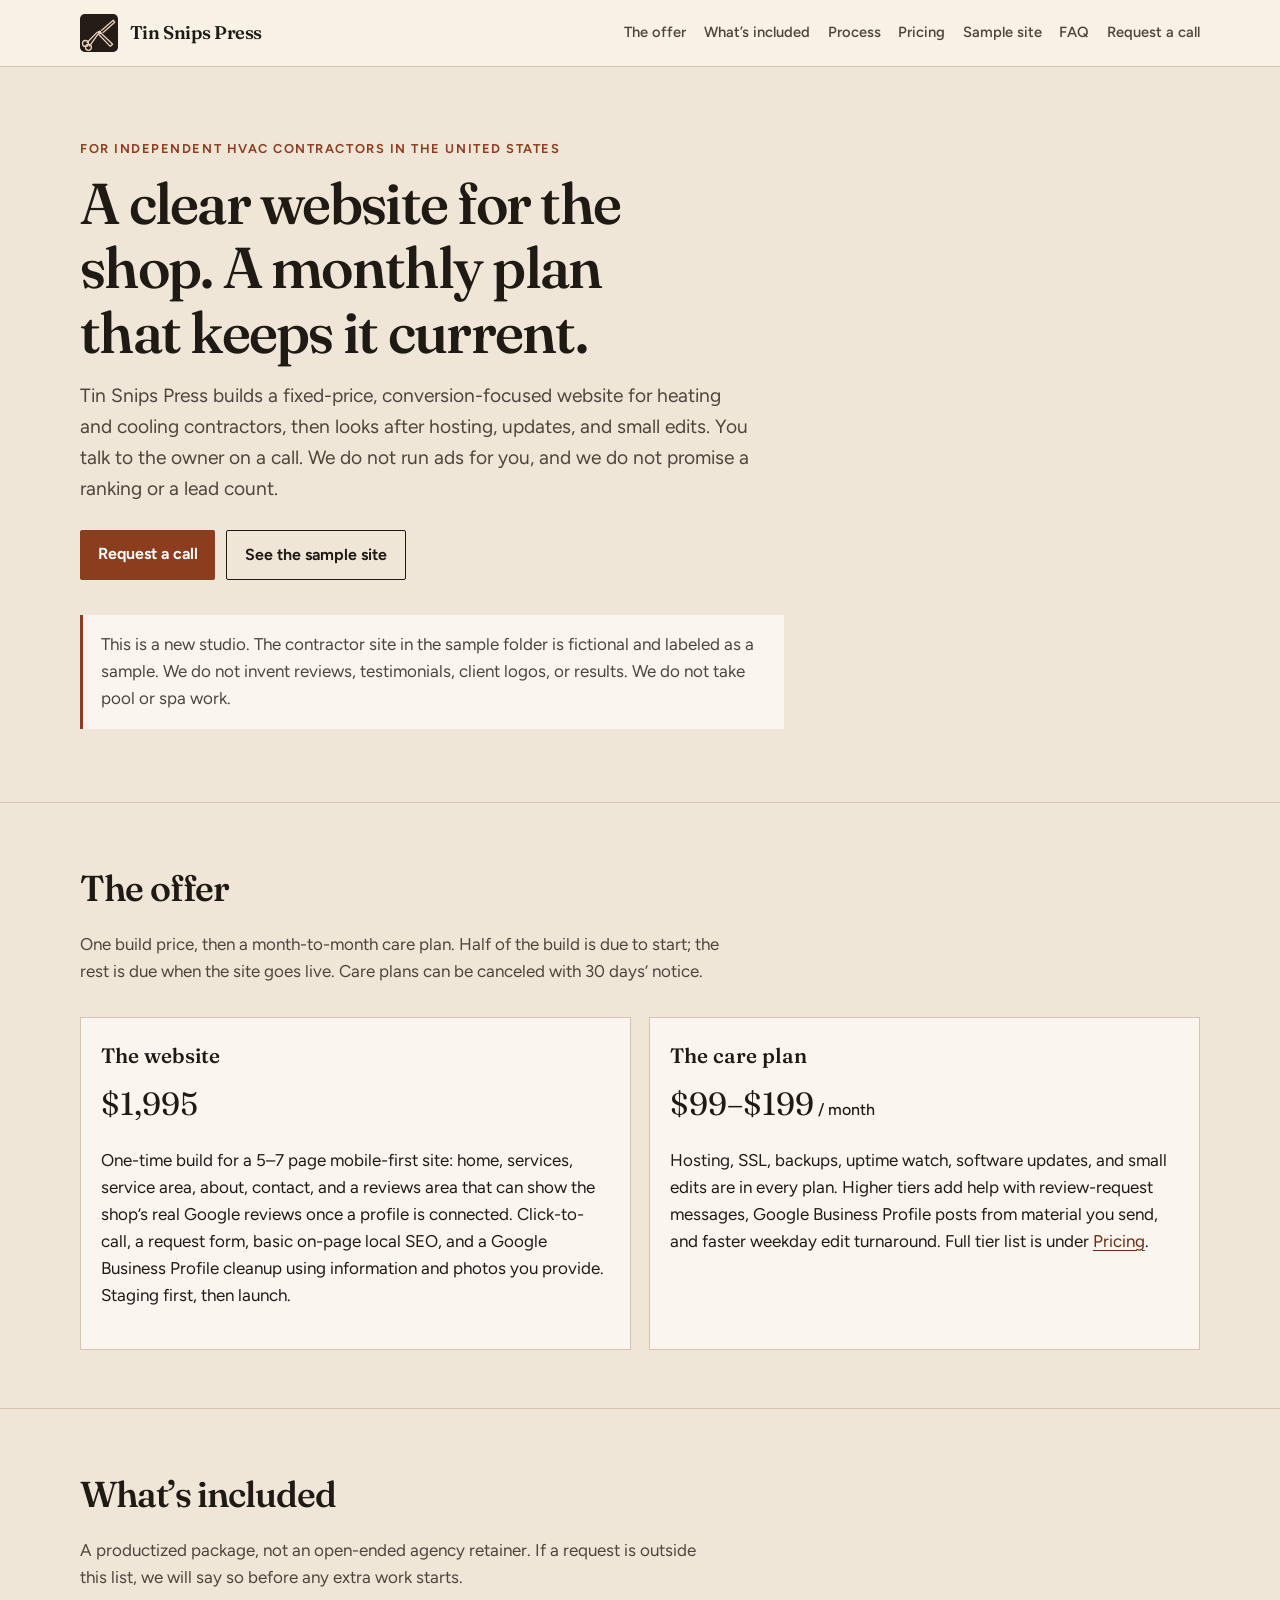
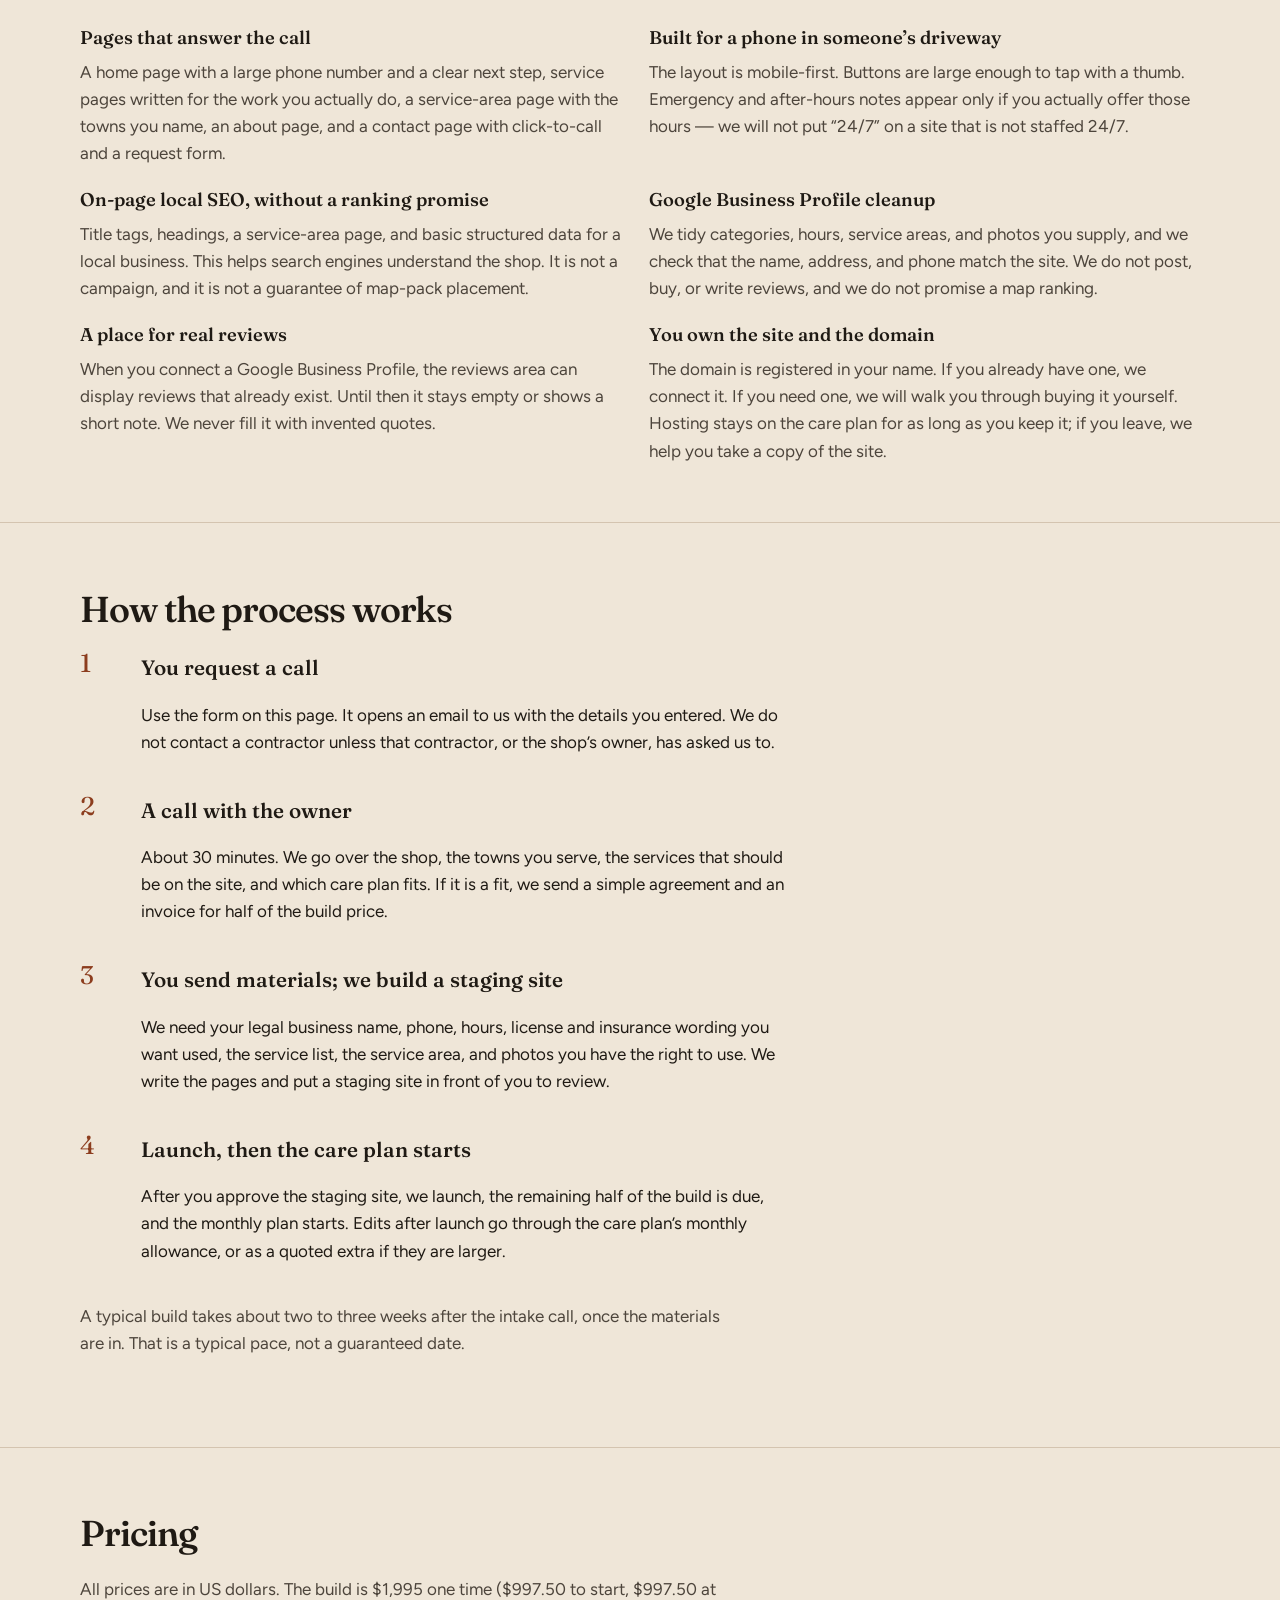
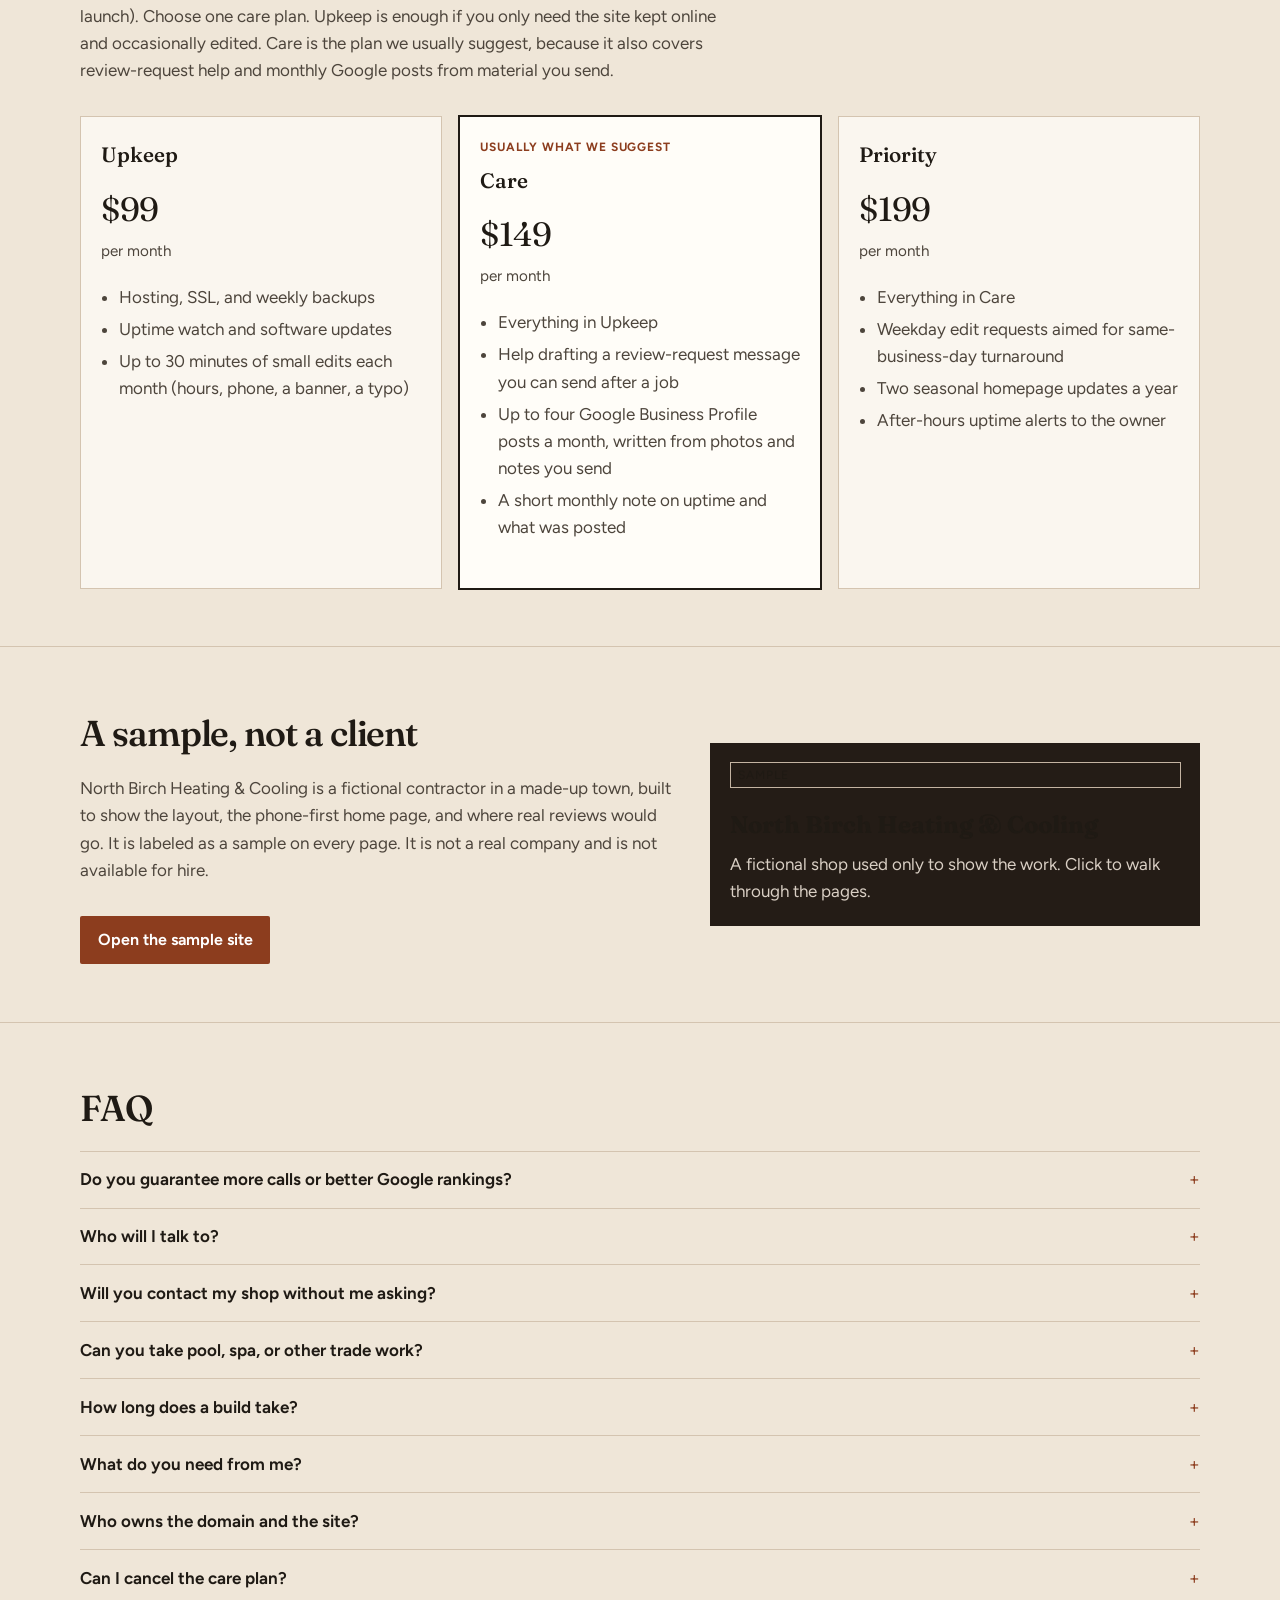
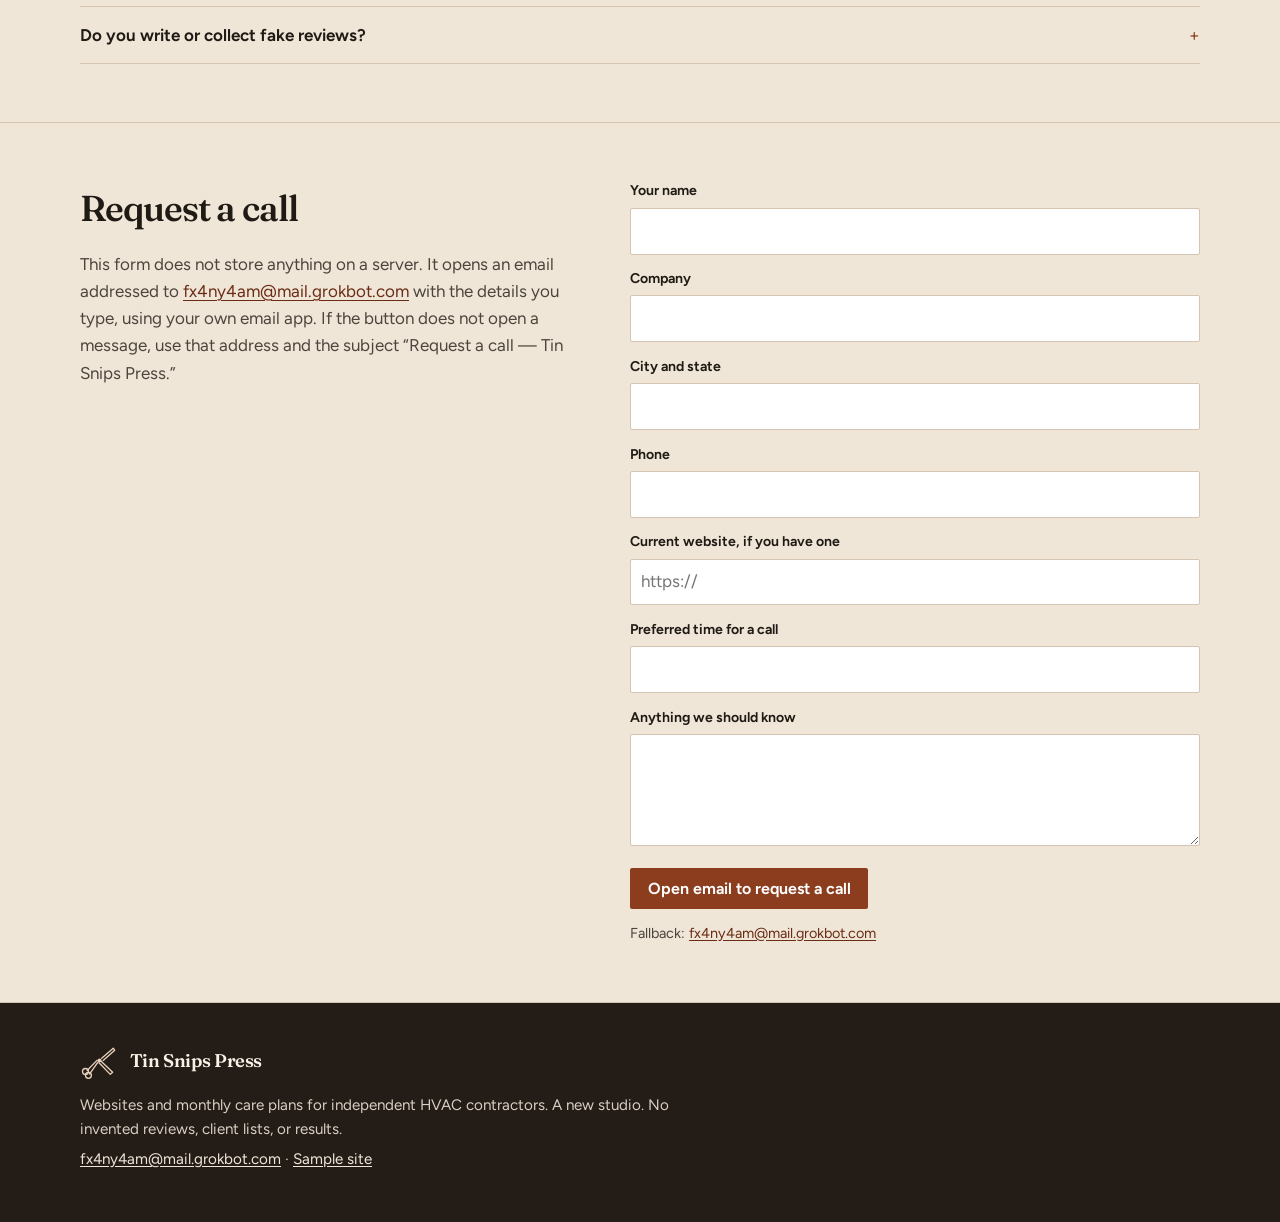
<file: index.html>
<!DOCTYPE html>
<html lang="en">
<head>
  <meta charset="utf-8">
  <meta name="viewport" content="width=device-width, initial-scale=1">
  <title>Tin Snips Press — Websites for HVAC contractors</title>
  <meta name="description" content="A fixed-price website for independent HVAC contractors, plus a monthly care plan. New studio. No invented reviews or promised rankings.">
  <link rel="icon" href="assets/favicon.svg" type="image/svg+xml">
  <link rel="preconnect" href="https://fonts.googleapis.com">
  <link rel="preconnect" href="https://fonts.gstatic.com" crossorigin>
  <link href="https://fonts.googleapis.com/css2?family=Figtree:wght@400;500;600;700&family=Fraunces:ital,opsz,wght@0,9..144,500;0,9..144,600;1,9..144,500&display=swap" rel="stylesheet">
  <link rel="stylesheet" href="styles.css">
</head>
<body>
  <a class="skip" href="#main">Skip to content</a>
  <header class="site-header">
    <div class="wrap header-inner">
      <a class="wordmark" href="index.html">
        <img src="assets/mark.svg" width="40" height="40" alt="">
        <span>Tin Snips Press</span>
      </a>
      <nav aria-label="Primary">
        <ul>
          <li><a href="#offer">The offer</a></li>
          <li><a href="#included">What’s included</a></li>
          <li><a href="#process">Process</a></li>
          <li><a href="#pricing">Pricing</a></li>
          <li><a href="demo/index.html">Sample site</a></li>
          <li><a href="#faq">FAQ</a></li>
          <li><a href="#contact">Request a call</a></li>
        </ul>
      </nav>
    </div>
  </header>

  <main id="main">
    <section class="hero">
      <div class="wrap">
        <p class="eyebrow">For independent HVAC contractors in the United States</p>
        <h1>A clear website for the shop. A monthly plan that keeps it current.</h1>
        <p class="lede">Tin Snips Press builds a fixed-price, conversion-focused website for heating and cooling contractors, then looks after hosting, updates, and small edits. You talk to the owner on a call. We do not run ads for you, and we do not promise a ranking or a lead count.</p>
        <div class="hero-actions">
          <a class="btn" href="#contact">Request a call</a>
          <a class="btn btn-ghost" href="demo/index.html">See the sample site</a>
        </div>
        <p class="note">This is a new studio. The contractor site in the sample folder is fictional and labeled as a sample. We do not invent reviews, testimonials, client logos, or results. We do not take pool or spa work.</p>
      </div>
    </section>

    <section id="offer">
      <div class="wrap">
        <h2>The offer</h2>
        <p class="intro">One build price, then a month-to-month care plan. Half of the build is due to start; the rest is due when the site goes live. Care plans can be canceled with 30 days’ notice.</p>
        <div class="grid-2">
          <article class="card">
            <h3>The website</h3>
            <p class="price-line" style="font-family:var(--serif);font-size:2rem;margin:0.2rem 0 0.4rem;">$1,995</p>
            <p>One-time build for a 5–7 page mobile-first site: home, services, service area, about, contact, and a reviews area that can show the shop’s real Google reviews once a profile is connected. Click-to-call, a request form, basic on-page local SEO, and a Google Business Profile cleanup using information and photos you provide. Staging first, then launch.</p>
          </article>
          <article class="card">
            <h3>The care plan</h3>
            <p class="price-line" style="font-family:var(--serif);font-size:2rem;margin:0.2rem 0 0.4rem;">$99–$199<span style="font-size:1rem;font-family:var(--sans);font-weight:500;"> / month</span></p>
            <p>Hosting, SSL, backups, uptime watch, software updates, and small edits are in every plan. Higher tiers add help with review-request messages, Google Business Profile posts from material you send, and faster weekday edit turnaround. Full tier list is under <a href="#pricing">Pricing</a>.</p>
          </article>
        </div>
      </div>
    </section>

    <section id="included">
      <div class="wrap">
        <h2>What’s included</h2>
        <p class="intro">A productized package, not an open-ended agency retainer. If a request is outside this list, we will say so before any extra work starts.</p>
        <div class="include-list grid-2">
          <div>
            <h3>Pages that answer the call</h3>
            <p>A home page with a large phone number and a clear next step, service pages written for the work you actually do, a service-area page with the towns you name, an about page, and a contact page with click-to-call and a request form.</p>
          </div>
          <div>
            <h3>Built for a phone in someone’s driveway</h3>
            <p>The layout is mobile-first. Buttons are large enough to tap with a thumb. Emergency and after-hours notes appear only if you actually offer those hours — we will not put “24/7” on a site that is not staffed 24/7.</p>
          </div>
          <div>
            <h3>On-page local SEO, without a ranking promise</h3>
            <p>Title tags, headings, a service-area page, and basic structured data for a local business. This helps search engines understand the shop. It is not a campaign, and it is not a guarantee of map-pack placement.</p>
          </div>
          <div>
            <h3>Google Business Profile cleanup</h3>
            <p>We tidy categories, hours, service areas, and photos you supply, and we check that the name, address, and phone match the site. We do not post, buy, or write reviews, and we do not promise a map ranking.</p>
          </div>
          <div>
            <h3>A place for real reviews</h3>
            <p>When you connect a Google Business Profile, the reviews area can display reviews that already exist. Until then it stays empty or shows a short note. We never fill it with invented quotes.</p>
          </div>
          <div>
            <h3>You own the site and the domain</h3>
            <p>The domain is registered in your name. If you already have one, we connect it. If you need one, we will walk you through buying it yourself. Hosting stays on the care plan for as long as you keep it; if you leave, we help you take a copy of the site.</p>
          </div>
        </div>
      </div>
    </section>

    <section id="process">
      <div class="wrap">
        <h2>How the process works</h2>
        <ol class="steps">
          <li>
            <div>
              <h3>You request a call</h3>
              <p>Use the form on this page. It opens an email to us with the details you entered. We do not contact a contractor unless that contractor, or the shop’s owner, has asked us to.</p>
            </div>
          </li>
          <li>
            <div>
              <h3>A call with the owner</h3>
              <p>About 30 minutes. We go over the shop, the towns you serve, the services that should be on the site, and which care plan fits. If it is a fit, we send a simple agreement and an invoice for half of the build price.</p>
            </div>
          </li>
          <li>
            <div>
              <h3>You send materials; we build a staging site</h3>
              <p>We need your legal business name, phone, hours, license and insurance wording you want used, the service list, the service area, and photos you have the right to use. We write the pages and put a staging site in front of you to review.</p>
            </div>
          </li>
          <li>
            <div>
              <h3>Launch, then the care plan starts</h3>
              <p>After you approve the staging site, we launch, the remaining half of the build is due, and the monthly plan starts. Edits after launch go through the care plan’s monthly allowance, or as a quoted extra if they are larger.</p>
            </div>
          </li>
        </ol>
        <p class="intro">A typical build takes about two to three weeks after the intake call, once the materials are in. That is a typical pace, not a guaranteed date.</p>
      </div>
    </section>

    <section id="pricing">
      <div class="wrap">
        <h2>Pricing</h2>
        <p class="intro">All prices are in US dollars. The build is $1,995 one time ($997.50 to start, $997.50 at launch). Choose one care plan. Upkeep is enough if you only need the site kept online and occasionally edited. Care is the plan we usually suggest, because it also covers review-request help and monthly Google posts from material you send.</p>
        <div class="grid-3">
          <article class="tier">
            <h3>Upkeep</h3>
            <p class="price">$99</p>
            <p class="period">per month</p>
            <ul>
              <li>Hosting, SSL, and weekly backups</li>
              <li>Uptime watch and software updates</li>
              <li>Up to 30 minutes of small edits each month (hours, phone, a banner, a typo)</li>
            </ul>
          </article>
          <article class="tier suggested">
            <p class="suggest-label">Usually what we suggest</p>
            <h3>Care</h3>
            <p class="price">$149</p>
            <p class="period">per month</p>
            <ul>
              <li>Everything in Upkeep</li>
              <li>Help drafting a review-request message you can send after a job</li>
              <li>Up to four Google Business Profile posts a month, written from photos and notes you send</li>
              <li>A short monthly note on uptime and what was posted</li>
            </ul>
          </article>
          <article class="tier">
            <h3>Priority</h3>
            <p class="price">$199</p>
            <p class="period">per month</p>
            <ul>
              <li>Everything in Care</li>
              <li>Weekday edit requests aimed for same-business-day turnaround</li>
              <li>Two seasonal homepage updates a year</li>
              <li>After-hours uptime alerts to the owner</li>
            </ul>
          </article>
        </div>
      </div>
    </section>

    <section id="sample">
      <div class="wrap sample-panel">
        <div>
          <h2>A sample, not a client</h2>
          <p class="intro">North Birch Heating &amp; Cooling is a fictional contractor in a made-up town, built to show the layout, the phone-first home page, and where real reviews would go. It is labeled as a sample on every page. It is not a real company and is not available for hire.</p>
          <a class="btn" href="demo/index.html">Open the sample site</a>
        </div>
        <a class="sample-frame" href="demo/index.html" style="text-decoration:none;color:inherit;">
          <span class="sample-tag">Sample</span>
          <div>
            <strong>North Birch Heating &amp; Cooling</strong>
            <p>A fictional shop used only to show the work. Click to walk through the pages.</p>
          </div>
        </a>
      </div>
    </section>

    <section id="faq">
      <div class="wrap">
        <h2>FAQ</h2>
        <details>
          <summary>Do you guarantee more calls or better Google rankings?</summary>
          <p>No. A clearer site and a tidy Google profile can make it easier for a homeowner to choose you, but we will not promise a number of leads, a map-pack position, or a return on the build price.</p>
        </details>
        <details>
          <summary>Who will I talk to?</summary>
          <p>The owner takes the sales call and is the person you email. There is no call center and no sales team behind this page.</p>
        </details>
        <details>
          <summary>Will you contact my shop without me asking?</summary>
          <p>No. Outreach to contractors is not approved from this site. Use the form below if you want a call. We will not email or call a shop that has not asked.</p>
        </details>
        <details>
          <summary>Can you take pool, spa, or other trade work?</summary>
          <p>No. This offer is for independent HVAC contractors in the United States. We are not a general trades agency, and we do not build pool or spa sites.</p>
        </details>
        <details>
          <summary>How long does a build take?</summary>
          <p>About two to three weeks after the intake call, once we have your services, area, hours, and photos. If materials arrive slowly, the calendar moves with them. We will not invent a guaranteed launch date.</p>
        </details>
        <details>
          <summary>What do you need from me?</summary>
          <p>Legal business name, phone, hours (including whether anyone answers after hours), the towns you serve, the services you want listed, license and insurance wording you want on the site, and photos you have the right to use. If a photo is missing, we will use a simple typographic layout rather than a stock image passed off as your shop.</p>
        </details>
        <details>
          <summary>Who owns the domain and the site?</summary>
          <p>You do. The domain should be in your name. Hosting is part of the care plan. If you cancel, we help you take a copy of the files so you are not stuck.</p>
        </details>
        <details>
          <summary>Can I cancel the care plan?</summary>
          <p>Yes. After the first month, it is month-to-month, with 30 days’ notice. The one-time build is not refundable after work on the staging site has started, except as the written agreement says if a project cannot be completed.</p>
        </details>
        <details>
          <summary>Do you write or collect fake reviews?</summary>
          <p>No. We can help you draft a message to ask a real customer for a Google review, with the same ask to everyone and no review gating. We will not write, buy, or invent reviews, testimonials, or ratings.</p>
        </details>
      </div>
    </section>

    <section id="contact">
      <div class="wrap contact-grid">
        <div>
          <h2>Request a call</h2>
          <p class="intro">This form does not store anything on a server. It opens an email addressed to <a href="mailto:fx4ny4am@mail.grokbot.com">fx4ny4am@mail.grokbot.com</a> with the details you type, using your own email app. If the button does not open a message, use that address and the subject “Request a call — Tin Snips Press.”</p>
        </div>
        <form id="call-form">
          <div class="field">
            <label for="name">Your name</label>
            <input id="name" name="name" autocomplete="name" required>
          </div>
          <div class="field">
            <label for="company">Company</label>
            <input id="company" name="company" autocomplete="organization" required>
          </div>
          <div class="field">
            <label for="city">City and state</label>
            <input id="city" name="city" autocomplete="address-level2" required>
          </div>
          <div class="field">
            <label for="phone">Phone</label>
            <input id="phone" name="phone" type="tel" autocomplete="tel" required>
          </div>
          <div class="field">
            <label for="website">Current website, if you have one</label>
            <input id="website" name="website" type="url" placeholder="https://">
          </div>
          <div class="field">
            <label for="when">Preferred time for a call</label>
            <input id="when" name="when">
          </div>
          <div class="field">
            <label for="note">Anything we should know</label>
            <textarea id="note" name="note"></textarea>
          </div>
          <button class="btn" type="submit">Open email to request a call</button>
          <p class="form-note">Fallback: <a id="mailto-fallback" href="mailto:fx4ny4am@mail.grokbot.com?subject=Request%20a%20call%20%E2%80%94%20Tin%20Snips%20Press">fx4ny4am@mail.grokbot.com</a></p>
        </form>
      </div>
    </section>
  </main>

  <footer>
    <div class="wrap">
      <a class="wordmark" href="index.html">
        <img src="assets/mark.svg" width="40" height="40" alt="">
        <span>Tin Snips Press</span>
      </a>
      <p>Websites and monthly care plans for independent HVAC contractors. A new studio. No invented reviews, client lists, or results.</p>
      <p><a href="mailto:fx4ny4am@mail.grokbot.com">fx4ny4am@mail.grokbot.com</a> · <a href="demo/index.html">Sample site</a></p>
    </div>
  </footer>
  <script>
    (function () {
      var form = document.getElementById("call-form");
      if (!form) return;
      form.addEventListener("submit", function (event) {
        event.preventDefault();
        function val(id) { return (document.getElementById(id).value || "").trim(); }
        var company = val("company") || "HVAC shop";
        var subject = "Request a call — Tin Snips Press — " + company;
        var body = [
          "Name: " + val("name"),
          "Company: " + val("company"),
          "City and state: " + val("city"),
          "Phone: " + val("phone"),
          "Current website: " + val("website"),
          "Preferred time: " + val("when"),
          "",
          val("note")
        ].join("\n");
        var href = "mailto:fx4ny4am@mail.grokbot.com?subject=" +
          encodeURIComponent(subject) + "&body=" + encodeURIComponent(body);
        document.getElementById("mailto-fallback").setAttribute("href", href);
        window.location.href = href;
      });
    })();
  </script>
</body>
</html>
</file>
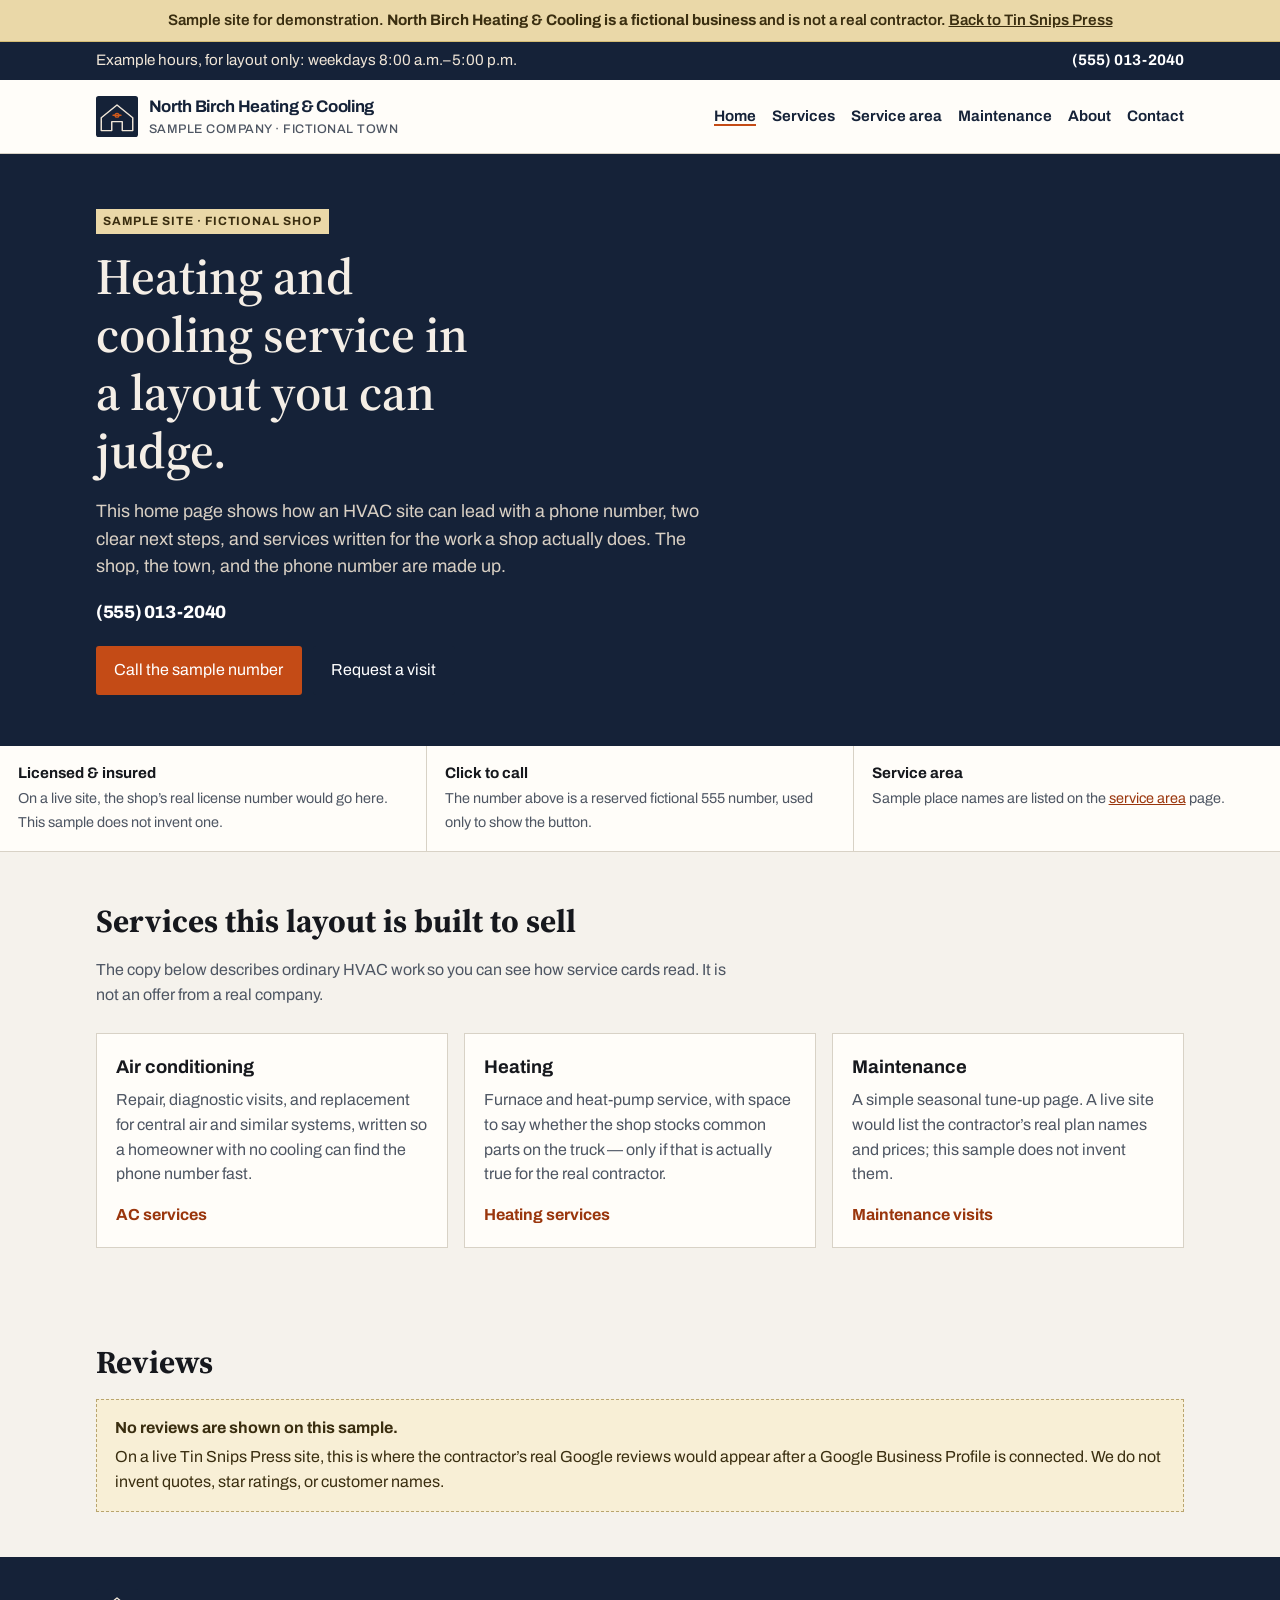
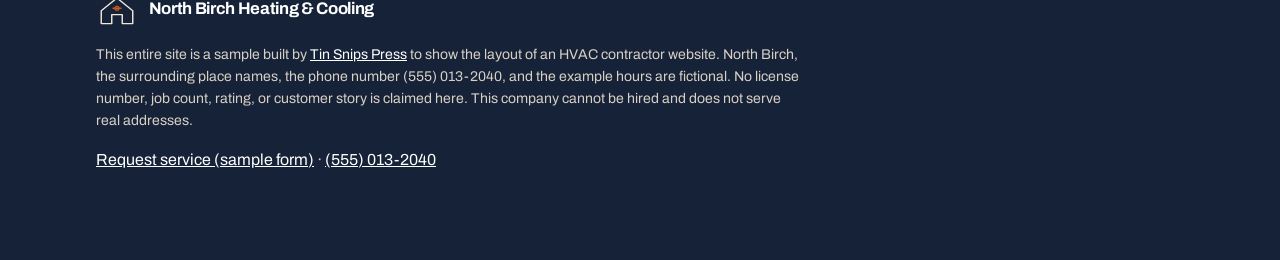
<file: demo/index.html>
<!DOCTYPE html>
<html lang="en">
<head>
  <meta charset="utf-8">
  <meta name="viewport" content="width=device-width, initial-scale=1">
  <title>North Birch Heating &amp; Cooling (sample) — fictional HVAC contractor</title>
  <meta name="description" content="A sample HVAC website for a fictional contractor, built to demonstrate a Tin Snips Press layout. Not a real company.">
  <meta name="robots" content="noindex, nofollow">
  <link rel="icon" href="assets/mark.svg" type="image/svg+xml">
  <link rel="preconnect" href="https://fonts.googleapis.com">
  <link rel="preconnect" href="https://fonts.gstatic.com" crossorigin>
  <link href="https://fonts.googleapis.com/css2?family=Archivo:wght@400;500;600;700;800&family=Source+Serif+4:opsz,wght@8..60,500;8..60,600;8..60,700&display=swap" rel="stylesheet">
  <link rel="stylesheet" href="styles.css">
</head>
<body>
  <a class="skip" href="#main">Skip to content</a>
  <div class="sample-banner">Sample site for demonstration. <strong>North Birch Heating &amp; Cooling is a fictional business</strong> and is not a real contractor. <a href="../index.html">Back to Tin Snips Press</a></div>
  <div class="topbar">
    <div class="wrap">
      <span>Example hours, for layout only: weekdays 8:00 a.m.–5:00 p.m.</span>
      <a href="tel:+15550132040">(555) 013-2040</a>
    </div>
  </div>
  <header class="site-header">
    <div class="wrap header-inner">
      <a class="wordmark" href="index.html">
        <img src="assets/mark.svg" width="42" height="42" alt="">
        <span><strong>North Birch Heating &amp; Cooling</strong><small>Sample company · fictional town</small></span>
      </a>
      <nav aria-label="Primary"><ul>
        <li><a href="index.html" aria-current="page">Home</a></li><li><a href="services.html">Services</a></li><li><a href="service-area.html">Service area</a></li><li><a href="maintenance.html">Maintenance</a></li><li><a href="about.html">About</a></li><li><a href="contact.html">Contact</a></li>
      </ul></nav>
    </div>
  </header>
  <main id="main">

    <section class="hero">
      <div class="wrap">
        <span class="flag">Sample site · fictional shop</span>
        <h1>Heating and cooling service in a layout you can judge.</h1>
        <p>This home page shows how an HVAC site can lead with a phone number, two clear next steps, and services written for the work a shop actually does. The shop, the town, and the phone number are made up.</p>
        <p class="phone-xl"><a href="tel:+15550132040">(555) 013-2040</a></p>
        <div class="hero-actions">
          <a class="btn" href="tel:+15550132040">Call the sample number</a>
          <a class="btn btn-navy" href="contact.html">Request a visit</a>
        </div>
      </div>
    </section>
    <div class="trust">
      <div><strong>Licensed &amp; insured</strong><span>On a live site, the shop’s real license number would go here. This sample does not invent one.</span></div>
      <div><strong>Click to call</strong><span>The number above is a reserved fictional 555 number, used only to show the button.</span></div>
      <div><strong>Service area</strong><span>Sample place names are listed on the <a href="service-area.html">service area</a> page.</span></div>
    </div>
    <section>
      <div class="wrap">
        <h2>Services this layout is built to sell</h2>
        <p class="lede">The copy below describes ordinary HVAC work so you can see how service cards read. It is not an offer from a real company.</p>
        <div class="cards">
          <article class="card">
            <h3>Air conditioning</h3>
            <p>Repair, diagnostic visits, and replacement for central air and similar systems, written so a homeowner with no cooling can find the phone number fast.</p>
            <a href="services.html#air">AC services</a>
          </article>
          <article class="card">
            <h3>Heating</h3>
            <p>Furnace and heat-pump service, with space to say whether the shop stocks common parts on the truck — only if that is actually true for the real contractor.</p>
            <a href="services.html#heat">Heating services</a>
          </article>
          <article class="card">
            <h3>Maintenance</h3>
            <p>A simple seasonal tune-up page. A live site would list the contractor’s real plan names and prices; this sample does not invent them.</p>
            <a href="maintenance.html">Maintenance visits</a>
          </article>
        </div>
      </div>
    </section>
    <section>
      <div class="wrap">
        <h2>Reviews</h2>
        <div class="placeholder">
          <strong>No reviews are shown on this sample.</strong>
          On a live Tin Snips Press site, this is where the contractor’s real Google reviews would appear after a Google Business Profile is connected. We do not invent quotes, star ratings, or customer names.
        </div>
      </div>
    </section>
  </main>
  <footer>
    <div class="wrap">
      <a class="wordmark" href="index.html">
        <img src="assets/mark.svg" width="42" height="42" alt="">
        <span><strong>North Birch Heating &amp; Cooling</strong></span>
      </a>
      <p class="legal">This entire site is a sample built by <a href="../index.html">Tin Snips Press</a> to show the layout of an HVAC contractor website. North Birch, the surrounding place names, the phone number (555) 013-2040, and the example hours are fictional. No license number, job count, rating, or customer story is claimed here. This company cannot be hired and does not serve real addresses.</p>
      <p><a href="contact.html">Request service (sample form)</a> · <a href="tel:+15550132040">(555) 013-2040</a></p>
    </div>
  </footer>
  <a class="call-dock" href="tel:+15550132040">Call (555) 013-2040 · sample number</a>
</body>
</html>
</file>
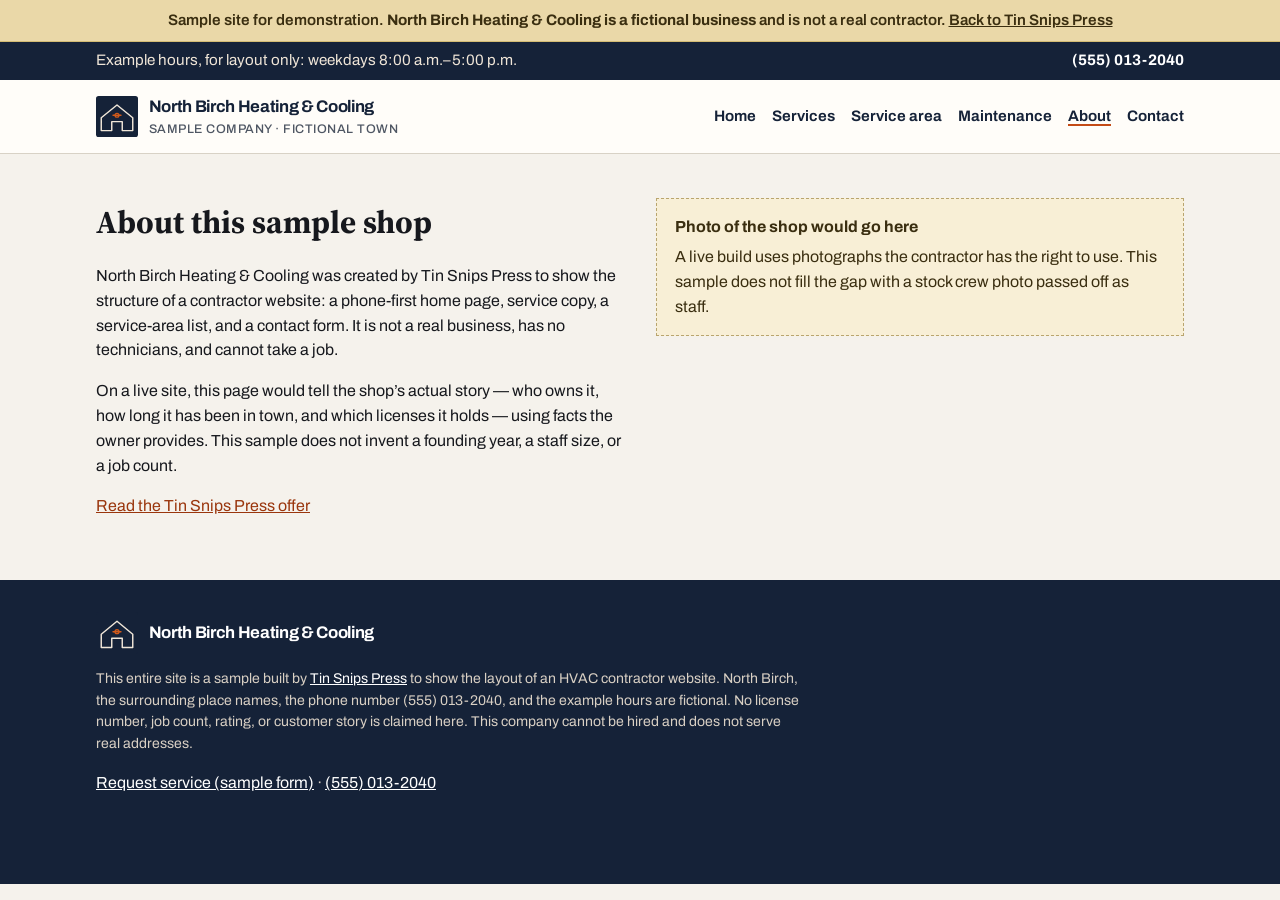
<file: demo/about.html>
<!DOCTYPE html>
<html lang="en">
<head>
  <meta charset="utf-8">
  <meta name="viewport" content="width=device-width, initial-scale=1">
  <title>About this sample — North Birch Heating &amp; Cooling</title>
  <meta name="description" content="About page for a fictional HVAC sample site. No invented history or stats.">
  <meta name="robots" content="noindex, nofollow">
  <link rel="icon" href="assets/mark.svg" type="image/svg+xml">
  <link rel="preconnect" href="https://fonts.googleapis.com">
  <link rel="preconnect" href="https://fonts.gstatic.com" crossorigin>
  <link href="https://fonts.googleapis.com/css2?family=Archivo:wght@400;500;600;700;800&family=Source+Serif+4:opsz,wght@8..60,500;8..60,600;8..60,700&display=swap" rel="stylesheet">
  <link rel="stylesheet" href="styles.css">
</head>
<body>
  <a class="skip" href="#main">Skip to content</a>
  <div class="sample-banner">Sample site for demonstration. <strong>North Birch Heating &amp; Cooling is a fictional business</strong> and is not a real contractor. <a href="../index.html">Back to Tin Snips Press</a></div>
  <div class="topbar">
    <div class="wrap">
      <span>Example hours, for layout only: weekdays 8:00 a.m.–5:00 p.m.</span>
      <a href="tel:+15550132040">(555) 013-2040</a>
    </div>
  </div>
  <header class="site-header">
    <div class="wrap header-inner">
      <a class="wordmark" href="index.html">
        <img src="assets/mark.svg" width="42" height="42" alt="">
        <span><strong>North Birch Heating &amp; Cooling</strong><small>Sample company · fictional town</small></span>
      </a>
      <nav aria-label="Primary"><ul>
        <li><a href="index.html">Home</a></li><li><a href="services.html">Services</a></li><li><a href="service-area.html">Service area</a></li><li><a href="maintenance.html">Maintenance</a></li><li><a href="about.html" aria-current="page">About</a></li><li><a href="contact.html">Contact</a></li>
      </ul></nav>
    </div>
  </header>
  <main id="main">

    <section>
      <div class="wrap split">
        <div>
          <h2>About this sample shop</h2>
          <p>North Birch Heating &amp; Cooling was created by Tin Snips Press to show the structure of a contractor website: a phone-first home page, service copy, a service-area list, and a contact form. It is not a real business, has no technicians, and cannot take a job.</p>
          <p>On a live site, this page would tell the shop’s actual story — who owns it, how long it has been in town, and which licenses it holds — using facts the owner provides. This sample does not invent a founding year, a staff size, or a job count.</p>
          <p><a href="../index.html">Read the Tin Snips Press offer</a></p>
        </div>
        <div class="placeholder">
          <strong>Photo of the shop would go here</strong>
          A live build uses photographs the contractor has the right to use. This sample does not fill the gap with a stock crew photo passed off as staff.
        </div>
      </div>
    </section>
  </main>
  <footer>
    <div class="wrap">
      <a class="wordmark" href="index.html">
        <img src="assets/mark.svg" width="42" height="42" alt="">
        <span><strong>North Birch Heating &amp; Cooling</strong></span>
      </a>
      <p class="legal">This entire site is a sample built by <a href="../index.html">Tin Snips Press</a> to show the layout of an HVAC contractor website. North Birch, the surrounding place names, the phone number (555) 013-2040, and the example hours are fictional. No license number, job count, rating, or customer story is claimed here. This company cannot be hired and does not serve real addresses.</p>
      <p><a href="contact.html">Request service (sample form)</a> · <a href="tel:+15550132040">(555) 013-2040</a></p>
    </div>
  </footer>
  <a class="call-dock" href="tel:+15550132040">Call (555) 013-2040 · sample number</a>
</body>
</html>
</file>
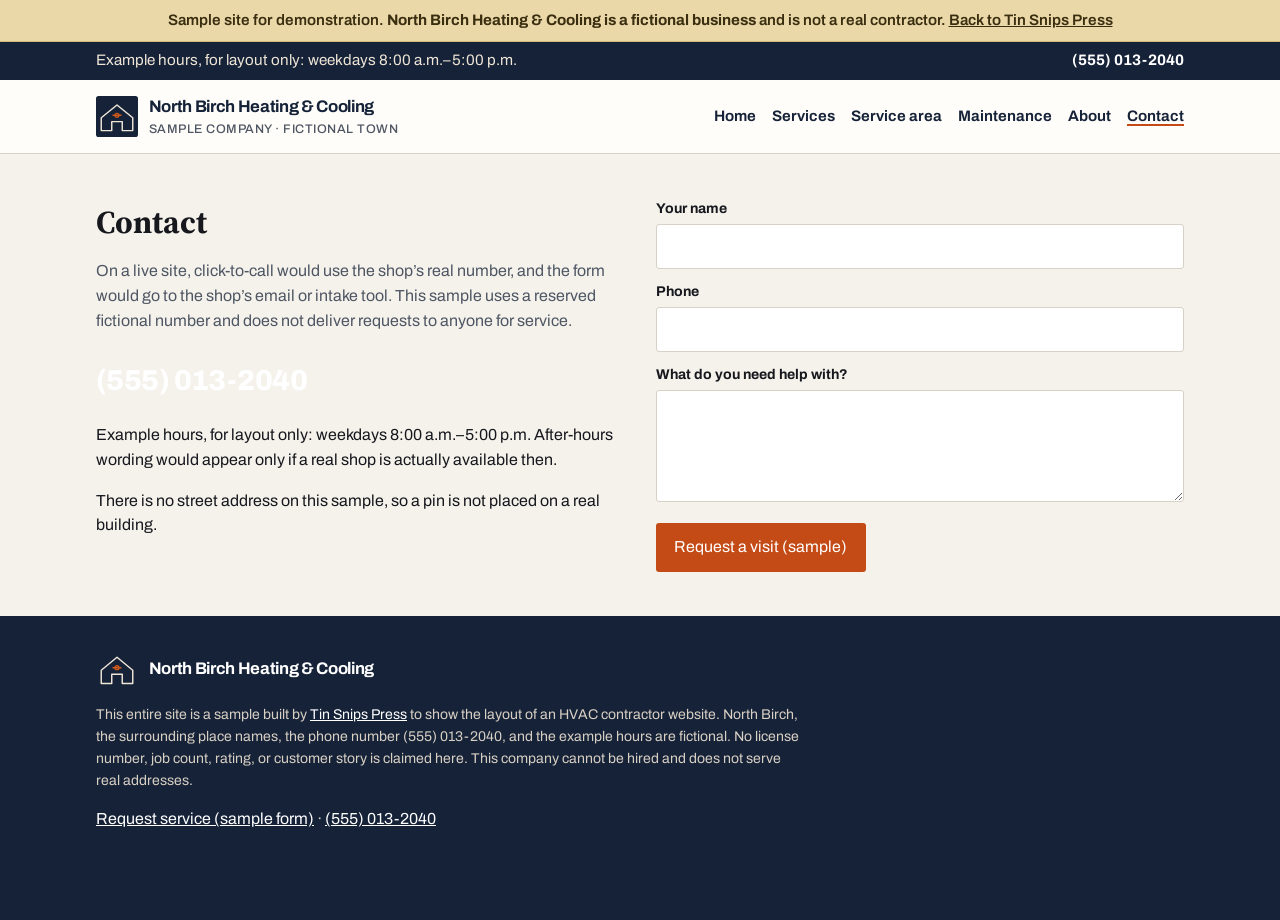
<file: demo/contact.html>
<!DOCTYPE html>
<html lang="en">
<head>
  <meta charset="utf-8">
  <meta name="viewport" content="width=device-width, initial-scale=1">
  <title>Contact (sample) — North Birch Heating &amp; Cooling</title>
  <meta name="description" content="Sample contact page with a fictional 555 number and a form that does not submit to a real contractor.">
  <meta name="robots" content="noindex, nofollow">
  <link rel="icon" href="assets/mark.svg" type="image/svg+xml">
  <link rel="preconnect" href="https://fonts.googleapis.com">
  <link rel="preconnect" href="https://fonts.gstatic.com" crossorigin>
  <link href="https://fonts.googleapis.com/css2?family=Archivo:wght@400;500;600;700;800&family=Source+Serif+4:opsz,wght@8..60,500;8..60,600;8..60,700&display=swap" rel="stylesheet">
  <link rel="stylesheet" href="styles.css">
</head>
<body>
  <a class="skip" href="#main">Skip to content</a>
  <div class="sample-banner">Sample site for demonstration. <strong>North Birch Heating &amp; Cooling is a fictional business</strong> and is not a real contractor. <a href="../index.html">Back to Tin Snips Press</a></div>
  <div class="topbar">
    <div class="wrap">
      <span>Example hours, for layout only: weekdays 8:00 a.m.–5:00 p.m.</span>
      <a href="tel:+15550132040">(555) 013-2040</a>
    </div>
  </div>
  <header class="site-header">
    <div class="wrap header-inner">
      <a class="wordmark" href="index.html">
        <img src="assets/mark.svg" width="42" height="42" alt="">
        <span><strong>North Birch Heating &amp; Cooling</strong><small>Sample company · fictional town</small></span>
      </a>
      <nav aria-label="Primary"><ul>
        <li><a href="index.html">Home</a></li><li><a href="services.html">Services</a></li><li><a href="service-area.html">Service area</a></li><li><a href="maintenance.html">Maintenance</a></li><li><a href="about.html">About</a></li><li><a href="contact.html" aria-current="page">Contact</a></li>
      </ul></nav>
    </div>
  </header>
  <main id="main">

    <section>
      <div class="wrap split">
        <div>
          <h2>Contact</h2>
          <p class="lede">On a live site, click-to-call would use the shop’s real number, and the form would go to the shop’s email or intake tool. This sample uses a reserved fictional number and does not deliver requests to anyone for service.</p>
          <p class="phone-xl" style="font-size:1.8rem;"><a href="tel:+15550132040">(555) 013-2040</a></p>
          <p>Example hours, for layout only: weekdays 8:00 a.m.–5:00 p.m. After-hours wording would appear only if a real shop is actually available then.</p>
          <p>There is no street address on this sample, so a pin is not placed on a real building.</p>
        </div>
        <form id="sample-form">
          <div class="field">
            <label for="name">Your name</label>
            <input id="name" name="name" required>
          </div>
          <div class="field">
            <label for="phone">Phone</label>
            <input id="phone" name="phone" type="tel" required>
          </div>
          <div class="field">
            <label for="need">What do you need help with?</label>
            <textarea id="need" name="need"></textarea>
          </div>
          <button class="btn" type="submit">Request a visit (sample)</button>
          <p id="form-msg" class="placeholder" style="margin-top:1rem;display:none;" role="status"></p>
        </form>
      </div>
    </section>
    <script>
      document.getElementById("sample-form").addEventListener("submit", function (event) {
        event.preventDefault();
        var msg = document.getElementById("form-msg");
        msg.style.display = "block";
        msg.textContent = "This is a sample form. It was not sent, and no technician will come. If you want a website like this for a real HVAC shop, go back to the Tin Snips Press offer page and request a call.";
      });
    </script>
  </main>
  <footer>
    <div class="wrap">
      <a class="wordmark" href="index.html">
        <img src="assets/mark.svg" width="42" height="42" alt="">
        <span><strong>North Birch Heating &amp; Cooling</strong></span>
      </a>
      <p class="legal">This entire site is a sample built by <a href="../index.html">Tin Snips Press</a> to show the layout of an HVAC contractor website. North Birch, the surrounding place names, the phone number (555) 013-2040, and the example hours are fictional. No license number, job count, rating, or customer story is claimed here. This company cannot be hired and does not serve real addresses.</p>
      <p><a href="contact.html">Request service (sample form)</a> · <a href="tel:+15550132040">(555) 013-2040</a></p>
    </div>
  </footer>
  <a class="call-dock" href="tel:+15550132040">Call (555) 013-2040 · sample number</a>
</body>
</html>
</file>
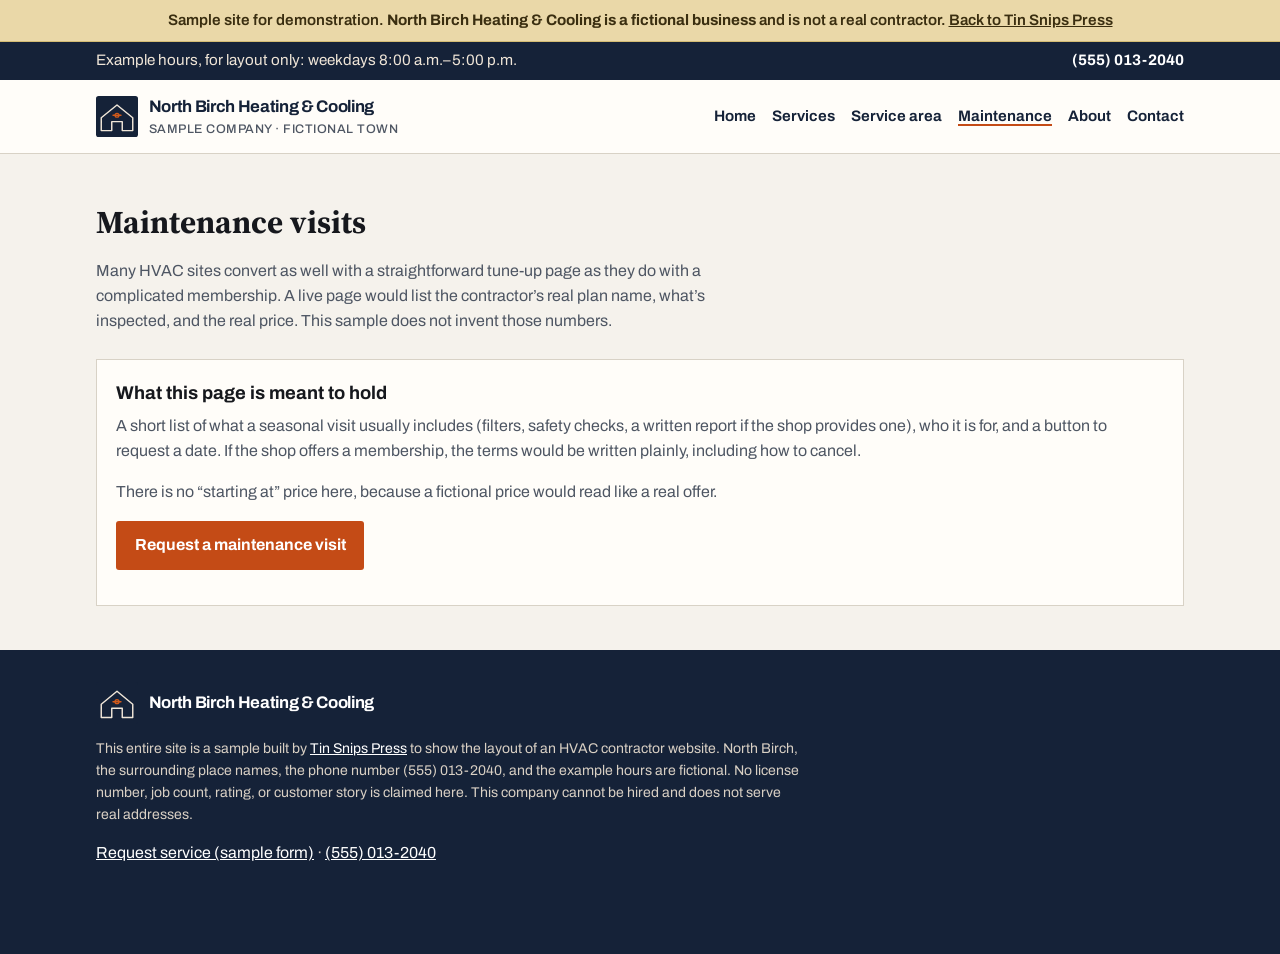
<file: demo/maintenance.html>
<!DOCTYPE html>
<html lang="en">
<head>
  <meta charset="utf-8">
  <meta name="viewport" content="width=device-width, initial-scale=1">
  <title>Maintenance visits (sample) — North Birch Heating &amp; Cooling</title>
  <meta name="description" content="Sample maintenance page for a fictional HVAC site, without invented plan prices.">
  <meta name="robots" content="noindex, nofollow">
  <link rel="icon" href="assets/mark.svg" type="image/svg+xml">
  <link rel="preconnect" href="https://fonts.googleapis.com">
  <link rel="preconnect" href="https://fonts.gstatic.com" crossorigin>
  <link href="https://fonts.googleapis.com/css2?family=Archivo:wght@400;500;600;700;800&family=Source+Serif+4:opsz,wght@8..60,500;8..60,600;8..60,700&display=swap" rel="stylesheet">
  <link rel="stylesheet" href="styles.css">
</head>
<body>
  <a class="skip" href="#main">Skip to content</a>
  <div class="sample-banner">Sample site for demonstration. <strong>North Birch Heating &amp; Cooling is a fictional business</strong> and is not a real contractor. <a href="../index.html">Back to Tin Snips Press</a></div>
  <div class="topbar">
    <div class="wrap">
      <span>Example hours, for layout only: weekdays 8:00 a.m.–5:00 p.m.</span>
      <a href="tel:+15550132040">(555) 013-2040</a>
    </div>
  </div>
  <header class="site-header">
    <div class="wrap header-inner">
      <a class="wordmark" href="index.html">
        <img src="assets/mark.svg" width="42" height="42" alt="">
        <span><strong>North Birch Heating &amp; Cooling</strong><small>Sample company · fictional town</small></span>
      </a>
      <nav aria-label="Primary"><ul>
        <li><a href="index.html">Home</a></li><li><a href="services.html">Services</a></li><li><a href="service-area.html">Service area</a></li><li><a href="maintenance.html" aria-current="page">Maintenance</a></li><li><a href="about.html">About</a></li><li><a href="contact.html">Contact</a></li>
      </ul></nav>
    </div>
  </header>
  <main id="main">

    <section>
      <div class="wrap">
        <h2>Maintenance visits</h2>
        <p class="lede">Many HVAC sites convert as well with a straightforward tune-up page as they do with a complicated membership. A live page would list the contractor’s real plan name, what’s inspected, and the real price. This sample does not invent those numbers.</p>
        <div class="card">
          <h3>What this page is meant to hold</h3>
          <p>A short list of what a seasonal visit usually includes (filters, safety checks, a written report if the shop provides one), who it is for, and a button to request a date. If the shop offers a membership, the terms would be written plainly, including how to cancel.</p>
          <p>There is no “starting at” price here, because a fictional price would read like a real offer.</p>
          <p><a class="btn" href="contact.html">Request a maintenance visit</a></p>
        </div>
      </div>
    </section>
  </main>
  <footer>
    <div class="wrap">
      <a class="wordmark" href="index.html">
        <img src="assets/mark.svg" width="42" height="42" alt="">
        <span><strong>North Birch Heating &amp; Cooling</strong></span>
      </a>
      <p class="legal">This entire site is a sample built by <a href="../index.html">Tin Snips Press</a> to show the layout of an HVAC contractor website. North Birch, the surrounding place names, the phone number (555) 013-2040, and the example hours are fictional. No license number, job count, rating, or customer story is claimed here. This company cannot be hired and does not serve real addresses.</p>
      <p><a href="contact.html">Request service (sample form)</a> · <a href="tel:+15550132040">(555) 013-2040</a></p>
    </div>
  </footer>
  <a class="call-dock" href="tel:+15550132040">Call (555) 013-2040 · sample number</a>
</body>
</html>
</file>
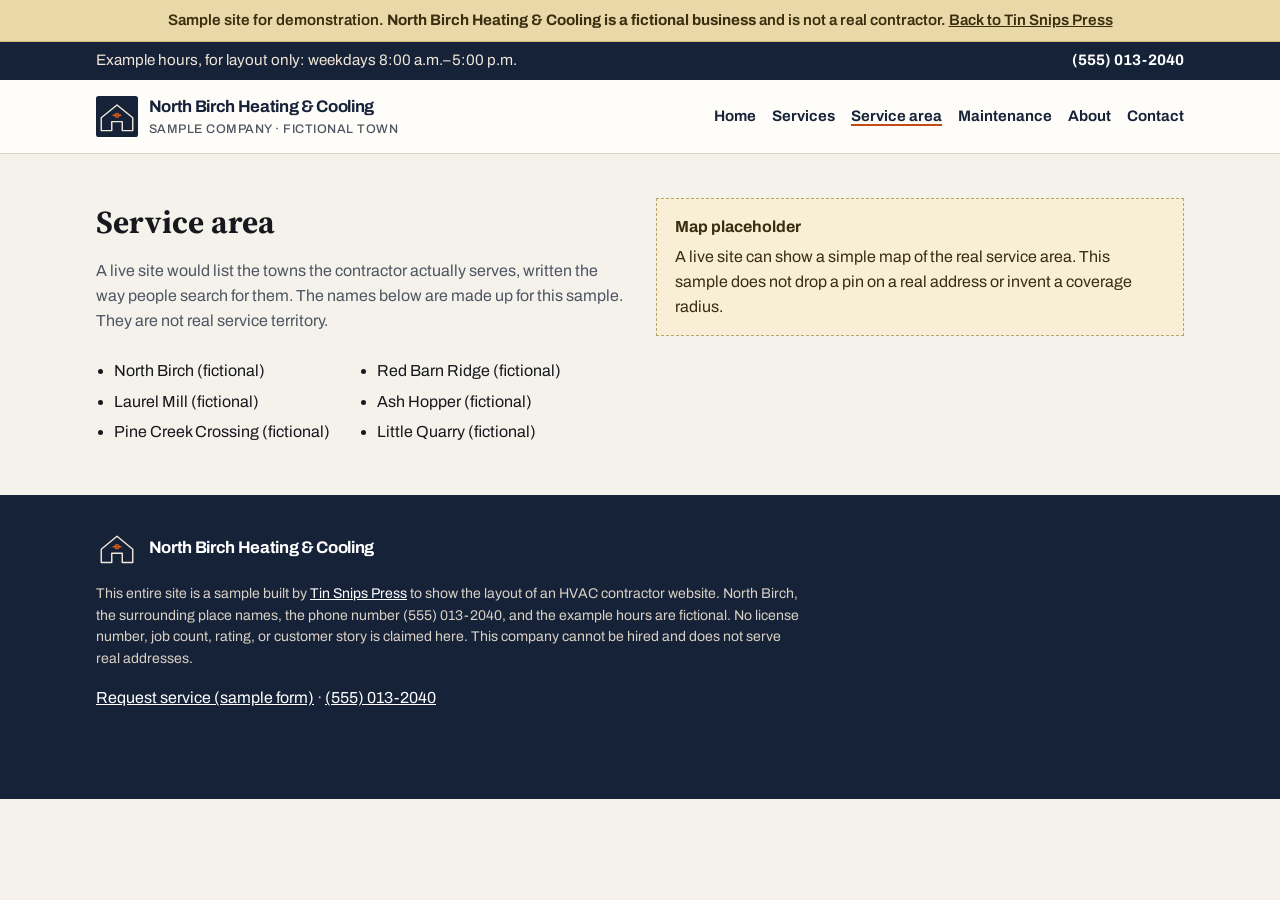
<file: demo/service-area.html>
<!DOCTYPE html>
<html lang="en">
<head>
  <meta charset="utf-8">
  <meta name="viewport" content="width=device-width, initial-scale=1">
  <title>Service area (sample) — North Birch Heating &amp; Cooling</title>
  <meta name="description" content="Fictional service-area page listing made-up place names for a sample HVAC site.">
  <meta name="robots" content="noindex, nofollow">
  <link rel="icon" href="assets/mark.svg" type="image/svg+xml">
  <link rel="preconnect" href="https://fonts.googleapis.com">
  <link rel="preconnect" href="https://fonts.gstatic.com" crossorigin>
  <link href="https://fonts.googleapis.com/css2?family=Archivo:wght@400;500;600;700;800&family=Source+Serif+4:opsz,wght@8..60,500;8..60,600;8..60,700&display=swap" rel="stylesheet">
  <link rel="stylesheet" href="styles.css">
</head>
<body>
  <a class="skip" href="#main">Skip to content</a>
  <div class="sample-banner">Sample site for demonstration. <strong>North Birch Heating &amp; Cooling is a fictional business</strong> and is not a real contractor. <a href="../index.html">Back to Tin Snips Press</a></div>
  <div class="topbar">
    <div class="wrap">
      <span>Example hours, for layout only: weekdays 8:00 a.m.–5:00 p.m.</span>
      <a href="tel:+15550132040">(555) 013-2040</a>
    </div>
  </div>
  <header class="site-header">
    <div class="wrap header-inner">
      <a class="wordmark" href="index.html">
        <img src="assets/mark.svg" width="42" height="42" alt="">
        <span><strong>North Birch Heating &amp; Cooling</strong><small>Sample company · fictional town</small></span>
      </a>
      <nav aria-label="Primary"><ul>
        <li><a href="index.html">Home</a></li><li><a href="services.html">Services</a></li><li><a href="service-area.html" aria-current="page">Service area</a></li><li><a href="maintenance.html">Maintenance</a></li><li><a href="about.html">About</a></li><li><a href="contact.html">Contact</a></li>
      </ul></nav>
    </div>
  </header>
  <main id="main">

    <section>
      <div class="wrap split">
        <div>
          <h2>Service area</h2>
          <p class="lede">A live site would list the towns the contractor actually serves, written the way people search for them. The names below are made up for this sample. They are not real service territory.</p>
          <ul class="towns">
            <li>North Birch (fictional)</li>
            <li>Laurel Mill (fictional)</li>
            <li>Pine Creek Crossing (fictional)</li>
            <li>Red Barn Ridge (fictional)</li>
            <li>Ash Hopper (fictional)</li>
            <li>Little Quarry (fictional)</li>
          </ul>
        </div>
        <div class="placeholder">
          <strong>Map placeholder</strong>
          A live site can show a simple map of the real service area. This sample does not drop a pin on a real address or invent a coverage radius.
        </div>
      </div>
    </section>
  </main>
  <footer>
    <div class="wrap">
      <a class="wordmark" href="index.html">
        <img src="assets/mark.svg" width="42" height="42" alt="">
        <span><strong>North Birch Heating &amp; Cooling</strong></span>
      </a>
      <p class="legal">This entire site is a sample built by <a href="../index.html">Tin Snips Press</a> to show the layout of an HVAC contractor website. North Birch, the surrounding place names, the phone number (555) 013-2040, and the example hours are fictional. No license number, job count, rating, or customer story is claimed here. This company cannot be hired and does not serve real addresses.</p>
      <p><a href="contact.html">Request service (sample form)</a> · <a href="tel:+15550132040">(555) 013-2040</a></p>
    </div>
  </footer>
  <a class="call-dock" href="tel:+15550132040">Call (555) 013-2040 · sample number</a>
</body>
</html>
</file>
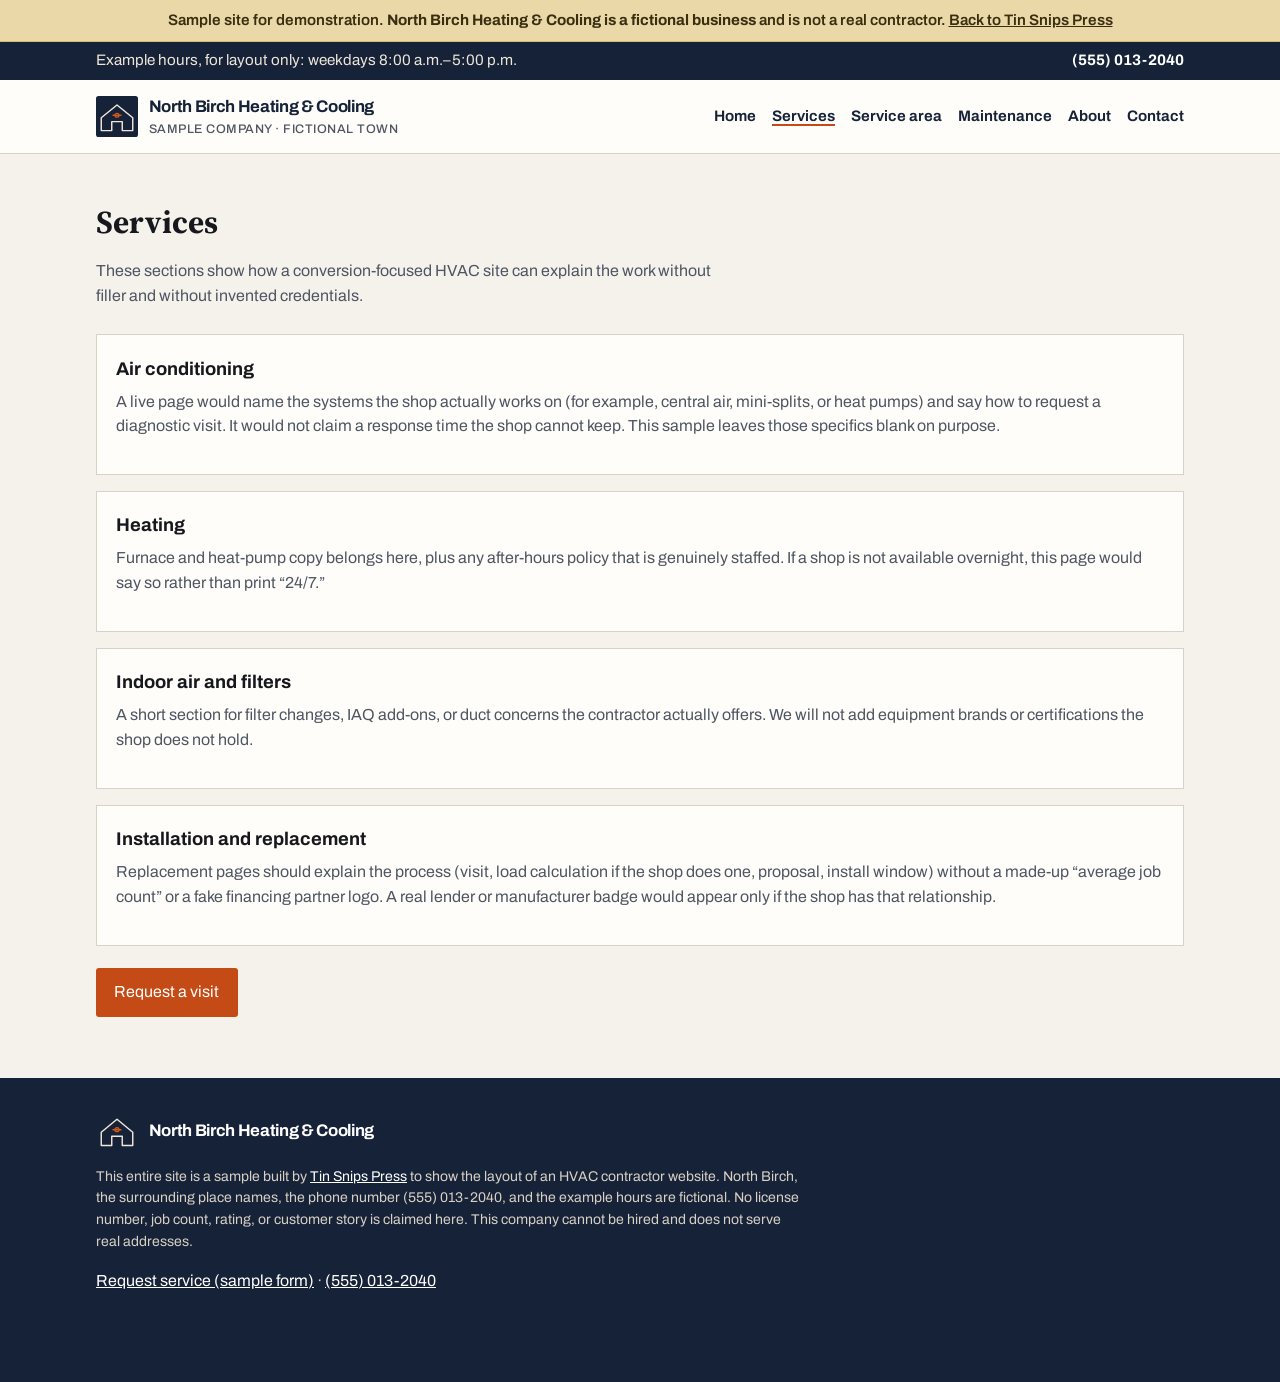
<file: demo/services.html>
<!DOCTYPE html>
<html lang="en">
<head>
  <meta charset="utf-8">
  <meta name="viewport" content="width=device-width, initial-scale=1">
  <title>Services (sample) — North Birch Heating &amp; Cooling</title>
  <meta name="description" content="Sample service pages for a fictional HVAC contractor. Not a real offer.">
  <meta name="robots" content="noindex, nofollow">
  <link rel="icon" href="assets/mark.svg" type="image/svg+xml">
  <link rel="preconnect" href="https://fonts.googleapis.com">
  <link rel="preconnect" href="https://fonts.gstatic.com" crossorigin>
  <link href="https://fonts.googleapis.com/css2?family=Archivo:wght@400;500;600;700;800&family=Source+Serif+4:opsz,wght@8..60,500;8..60,600;8..60,700&display=swap" rel="stylesheet">
  <link rel="stylesheet" href="styles.css">
</head>
<body>
  <a class="skip" href="#main">Skip to content</a>
  <div class="sample-banner">Sample site for demonstration. <strong>North Birch Heating &amp; Cooling is a fictional business</strong> and is not a real contractor. <a href="../index.html">Back to Tin Snips Press</a></div>
  <div class="topbar">
    <div class="wrap">
      <span>Example hours, for layout only: weekdays 8:00 a.m.–5:00 p.m.</span>
      <a href="tel:+15550132040">(555) 013-2040</a>
    </div>
  </div>
  <header class="site-header">
    <div class="wrap header-inner">
      <a class="wordmark" href="index.html">
        <img src="assets/mark.svg" width="42" height="42" alt="">
        <span><strong>North Birch Heating &amp; Cooling</strong><small>Sample company · fictional town</small></span>
      </a>
      <nav aria-label="Primary"><ul>
        <li><a href="index.html">Home</a></li><li><a href="services.html" aria-current="page">Services</a></li><li><a href="service-area.html">Service area</a></li><li><a href="maintenance.html">Maintenance</a></li><li><a href="about.html">About</a></li><li><a href="contact.html">Contact</a></li>
      </ul></nav>
    </div>
  </header>
  <main id="main">

    <section>
      <div class="wrap">
        <h2>Services</h2>
        <p class="lede">These sections show how a conversion-focused HVAC site can explain the work without filler and without invented credentials.</p>

        <article class="card" id="air" style="margin-bottom:1rem;">
          <h3>Air conditioning</h3>
          <p>A live page would name the systems the shop actually works on (for example, central air, mini-splits, or heat pumps) and say how to request a diagnostic visit. It would not claim a response time the shop cannot keep. This sample leaves those specifics blank on purpose.</p>
        </article>
        <article class="card" id="heat" style="margin-bottom:1rem;">
          <h3>Heating</h3>
          <p>Furnace and heat-pump copy belongs here, plus any after-hours policy that is genuinely staffed. If a shop is not available overnight, this page would say so rather than print “24/7.”</p>
        </article>
        <article class="card" id="iaq" style="margin-bottom:1rem;">
          <h3>Indoor air and filters</h3>
          <p>A short section for filter changes, IAQ add-ons, or duct concerns the contractor actually offers. We will not add equipment brands or certifications the shop does not hold.</p>
        </article>
        <article class="card">
          <h3>Installation and replacement</h3>
          <p>Replacement pages should explain the process (visit, load calculation if the shop does one, proposal, install window) without a made-up “average job count” or a fake financing partner logo. A real lender or manufacturer badge would appear only if the shop has that relationship.</p>
        </article>
        <p style="margin-top:1.4rem;"><a class="btn" href="contact.html">Request a visit</a></p>
      </div>
    </section>
  </main>
  <footer>
    <div class="wrap">
      <a class="wordmark" href="index.html">
        <img src="assets/mark.svg" width="42" height="42" alt="">
        <span><strong>North Birch Heating &amp; Cooling</strong></span>
      </a>
      <p class="legal">This entire site is a sample built by <a href="../index.html">Tin Snips Press</a> to show the layout of an HVAC contractor website. North Birch, the surrounding place names, the phone number (555) 013-2040, and the example hours are fictional. No license number, job count, rating, or customer story is claimed here. This company cannot be hired and does not serve real addresses.</p>
      <p><a href="contact.html">Request service (sample form)</a> · <a href="tel:+15550132040">(555) 013-2040</a></p>
    </div>
  </footer>
  <a class="call-dock" href="tel:+15550132040">Call (555) 013-2040 · sample number</a>
</body>
</html>
</file>
<file: styles.css>
/* Tin Snips Press — offer site. Relative assets only. */
:root {
  --paper: #efe6d8;
  --paper-2: #f7f1e6;
  --ink: #1f1a14;
  --ink-soft: #4d453c;
  --copper: #8c3d1e;
  --copper-dark: #6a2c14;
  --line: #d4c4b0;
  --deep: #241c16;
  --cream: #faf6ef;
  --ochre: #b56a1e;
  --max: 70rem;
  --sans: "Figtree", "Segoe UI", "Helvetica Neue", sans-serif;
  --serif: "Fraunces", "Iowan Old Style", "Palatino Linotype", Palatino, serif;
}

*,
*::before,
*::after { box-sizing: border-box; }

html { scroll-behavior: smooth; }

body {
  margin: 0;
  background: var(--paper);
  color: var(--ink);
  font-family: var(--sans);
  font-size: 1.0625rem;
  line-height: 1.6;
  text-rendering: optimizeLegibility;
}

img, svg { max-width: 100%; display: block; }

a { color: var(--copper-dark); text-underline-offset: 0.15em; }
a:hover { color: var(--copper); }

:focus-visible {
  outline: 2px solid var(--copper);
  outline-offset: 3px;
}

.skip {
  position: absolute;
  left: -999px;
  top: 0;
  background: var(--deep);
  color: var(--cream);
  padding: 0.5rem 1rem;
  z-index: 20;
}
.skip:focus { left: 0.5rem; top: 0.5rem; }

.wrap {
  width: min(var(--max), calc(100% - 2rem));
  margin-inline: auto;
}

.site-header {
  border-bottom: 1px solid var(--line);
  background: var(--paper-2);
  position: sticky;
  top: 0;
  z-index: 10;
}

.header-inner {
  display: flex;
  align-items: center;
  justify-content: space-between;
  gap: 1rem;
  padding: 0.85rem 0;
}

.wordmark {
  display: flex;
  align-items: center;
  gap: 0.7rem;
  text-decoration: none;
  color: var(--ink);
}

.wordmark img { width: 2.4rem; height: 2.4rem; }

.wordmark span {
  font-family: var(--serif);
  font-weight: 600;
  font-size: 1.15rem;
  letter-spacing: -0.02em;
  line-height: 1.1;
}

nav ul {
  display: flex;
  flex-wrap: wrap;
  gap: 0.2rem 1.1rem;
  list-style: none;
  margin: 0;
  padding: 0;
  font-size: 0.92rem;
}

nav a { text-decoration: none; color: var(--ink-soft); font-weight: 550; }
nav a:hover { color: var(--ink); }

.btn {
  display: inline-block;
  background: var(--copper);
  color: #fff;
  text-decoration: none;
  font-weight: 650;
  padding: 0.7rem 1.1rem;
  border-radius: 2px;
  border: 0;
  font-family: inherit;
  font-size: 1rem;
  cursor: pointer;
}
.btn:hover { background: var(--copper-dark); color: #fff; }
.btn-ghost {
  background: transparent;
  color: var(--ink);
  border: 1px solid var(--ink);
}
.btn-ghost:hover { background: var(--ink); color: var(--paper); }

.hero {
  padding: 4.5rem 0 3.5rem;
  border-bottom: 1px solid var(--line);
}

.eyebrow {
  font-size: 0.8rem;
  letter-spacing: 0.12em;
  text-transform: uppercase;
  font-weight: 650;
  color: var(--copper);
  margin: 0 0 0.8rem;
}

.hero h1 {
  font-family: var(--serif);
  font-weight: 560;
  font-size: clamp(2.2rem, 5vw, 3.6rem);
  line-height: 1.12;
  letter-spacing: -0.03em;
  margin: 0 0 1rem;
  max-width: 16ch;
}

.lede {
  font-size: 1.2rem;
  color: var(--ink-soft);
  max-width: 42rem;
  margin: 0 0 1.6rem;
}

.hero-actions { display: flex; flex-wrap: wrap; gap: 0.7rem; }

.note {
  margin-top: 2.2rem;
  padding: 1rem 1.1rem;
  border-left: 3px solid var(--copper);
  background: var(--cream);
  max-width: 44rem;
  color: var(--ink-soft);
}

section { padding: 3.6rem 0; border-bottom: 1px solid var(--line); }

h2 {
  font-family: var(--serif);
  font-weight: 560;
  font-size: clamp(1.7rem, 3vw, 2.25rem);
  letter-spacing: -0.03em;
  margin: 0 0 0.8rem;
}

h3 {
  font-family: var(--serif);
  font-weight: 560;
  font-size: 1.3rem;
  margin: 0 0 0.4rem;
}

.intro { max-width: 40rem; color: var(--ink-soft); margin: 0 0 2rem; }

.grid-3, .grid-2, .include-list {
  display: grid;
  gap: 1.1rem;
}
.grid-3 { grid-template-columns: repeat(3, 1fr); }
.grid-2 { grid-template-columns: repeat(2, 1fr); }

.card, .tier {
  background: var(--cream);
  border: 1px solid var(--line);
  padding: 1.3rem 1.25rem 1.4rem;
}

.tier { display: flex; flex-direction: column; }
.tier .price {
  font-family: var(--serif);
  font-size: 2.1rem;
  margin: 0.3rem 0 0.15rem;
  letter-spacing: -0.03em;
}
.tier .period { color: var(--ink-soft); font-size: 0.95rem; margin: 0 0 1rem; }
.tier ul { margin: 0 0 1.2rem; padding: 0 0 0 1.1rem; color: var(--ink-soft); flex: 1; }
.tier li { margin: 0.3rem 0; }
.tier.suggested {
  border-color: var(--ink);
  background: #fffdf8;
  box-shadow: 0 0 0 1px var(--ink);
}
.suggest-label {
  font-size: 0.75rem;
  letter-spacing: 0.08em;
  text-transform: uppercase;
  font-weight: 700;
  color: var(--copper);
  margin: 0 0 0.4rem;
}

.steps { counter-reset: step; list-style: none; margin: 0; padding: 0; }
.steps li {
  counter-increment: step;
  display: grid;
  grid-template-columns: 3rem 1fr;
  gap: 0.8rem;
  margin: 0 0 1.3rem;
  max-width: 44rem;
}
.steps li::before {
  content: counter(step);
  font-family: var(--serif);
  font-size: 1.6rem;
  color: var(--copper);
  line-height: 1;
}

.include-list div { padding: 0; background: none; border: 0; }
.include-list h3 { font-size: 1.15rem; }
.include-list p { margin: 0; color: var(--ink-soft); }

.sample-panel {
  display: grid;
  grid-template-columns: 1.1fr 0.9fr;
  gap: 2rem;
  align-items: center;
}

.sample-frame {
  background: var(--deep);
  color: var(--cream);
  padding: 1.2rem 1.2rem 1.3rem;
  display: flex;
  flex-direction: column;
  gap: 1.1rem;
  justify-content: flex-start;
}
.sample-frame strong { font-family: var(--serif); font-size: 1.5rem; }
.sample-frame p { margin: 0.4rem 0 0; color: #d9cfc4; }
.sample-tag {
  display: inline-block;
  border: 1px solid #c4b4a2;
  padding: 0.15rem 0.45rem;
  font-size: 0.75rem;
  letter-spacing: 0.08em;
  text-transform: uppercase;
}

details {
  border-top: 1px solid var(--line);
  padding: 0.9rem 0;
}
details:last-child { border-bottom: 1px solid var(--line); }
summary {
  cursor: pointer;
  font-weight: 650;
  list-style: none;
}
summary::-webkit-details-marker { display: none; }
summary::after { content: "+"; float: right; font-weight: 400; color: var(--copper); }
details[open] summary::after { content: "–"; }
details p { margin: 0.6rem 0 0; color: var(--ink-soft); max-width: 42rem; }

.contact-grid {
  display: grid;
  grid-template-columns: 1fr 1.1fr;
  gap: 2rem;
}

form label { display: block; font-weight: 650; font-size: 0.88rem; margin: 0 0 0.3rem; }
form .field { margin: 0 0 0.85rem; }
input, textarea, select {
  width: 100%;
  font: inherit;
  padding: 0.55rem 0.65rem;
  border: 1px solid var(--line);
  background: #fff;
  color: var(--ink);
  border-radius: 2px;
}
textarea { min-height: 7rem; resize: vertical; }

.form-note { font-size: 0.9rem; color: var(--ink-soft); margin: 0.8rem 0 0; }

footer {
  background: var(--deep);
  color: #d9cfc4;
  padding: 2.4rem 0 2.8rem;
  font-size: 0.95rem;
}
footer a { color: #f0e6da; }
footer .wordmark { color: #f7f1e6; margin-bottom: 0.8rem; }
footer p { margin: 0.35rem 0; max-width: 40rem; }

@media (max-width: 840px) {
  .grid-3, .grid-2, .sample-panel, .contact-grid { grid-template-columns: 1fr; }
  .header-inner { flex-wrap: wrap; }
  nav { width: 100%; }
  .hero { padding-top: 2.6rem; }
}
</file>
<file: demo/styles.css>
/* North Birch Heating & Cooling — fictional sample site. */
:root {
  --navy: #152238;
  --navy-2: #1c2e4a;
  --snow: #f5f2ec;
  --card: #fffdf9;
  --ink: #16181d;
  --muted: #4e5663;
  --signal: #c44b16;
  --signal-dark: #9a360d;
  --line: #d8d2c6;
  --banner: #ead8a8;
  --sans: "Archivo", "Segoe UI", sans-serif;
  --serif: "Source Serif 4", "Iowan Old Style", Georgia, serif;
  --max: 68rem;
}
*, *::before, *::after { box-sizing: border-box; }
html { scroll-behavior: smooth; }
body { margin: 0; background: var(--snow); color: var(--ink); font-family: var(--sans); line-height: 1.55; }
img, svg { max-width: 100%; display: block; }
a { color: var(--signal-dark); }
:focus-visible { outline: 2px solid var(--signal); outline-offset: 3px; }
.skip { position: absolute; left: -999px; top: 0; background: var(--navy); color: #fff; padding: .5rem 1rem; }
.skip:focus { left: .5rem; top: .5rem; z-index: 30; }
.wrap { width: min(var(--max), calc(100% - 2rem)); margin-inline: auto; }

.sample-banner {
  background: var(--banner);
  color: #3a2e10;
  text-align: center;
  padding: .55rem 1rem;
  font-size: .95rem;
  font-weight: 600;
  border-bottom: 1px solid #d4bc74;
}
.sample-banner a { color: #3a2e10; }

.topbar {
  background: var(--navy);
  color: #f0e6d8;
  font-size: .95rem;
}
.topbar .wrap { display: flex; flex-wrap: wrap; gap: .5rem 1.5rem; justify-content: space-between; align-items: center; padding: .45rem 0; }
.topbar a { color: #fff; font-weight: 700; text-decoration: none; }
.topbar a:hover { text-decoration: underline; }

.site-header { background: var(--card); border-bottom: 1px solid var(--line); }
.header-inner { display: flex; align-items: center; justify-content: space-between; gap: 1rem; padding: .85rem 0; flex-wrap: wrap; }
.wordmark { display: flex; align-items: center; gap: .7rem; text-decoration: none; color: var(--navy); }
.wordmark img { width: 2.6rem; height: 2.6rem; }
.wordmark strong { display: block; font-size: 1.05rem; letter-spacing: -0.02em; }
.wordmark small { display: block; font-weight: 500; color: var(--muted); font-size: .78rem; letter-spacing: .04em; text-transform: uppercase; }
nav ul { display: flex; flex-wrap: wrap; gap: .2rem 1rem; list-style: none; margin: 0; padding: 0; }
nav a { text-decoration: none; color: var(--navy); font-weight: 650; font-size: .95rem; }
nav a[aria-current="page"] { border-bottom: 2px solid var(--signal); }

.btn {
  display: inline-block; background: var(--signal); color: #fff; text-decoration: none;
  font-weight: 700; padding: .75rem 1.15rem; border-radius: 3px; border: 0; font: inherit; cursor: pointer;
}
.btn:hover { background: var(--signal-dark); color: #fff; }
.btn-navy { background: var(--navy); }
.btn-navy:hover { background: var(--navy-2); }

.hero { background: var(--navy); color: #f4eee6; padding: 3.4rem 0 3.2rem; }
.hero h1 { font-family: var(--serif); font-weight: 600; font-size: clamp(2rem, 4.5vw, 3.15rem); line-height: 1.15; margin: 0 0 .8rem; max-width: 16ch; }
.hero p { max-width: 38rem; color: #d9d0c4; font-size: 1.12rem; }
.phone-xl { font-size: clamp(1.6rem, 4vw, 2.3rem); font-weight: 800; letter-spacing: -0.02em; margin: 1rem 0 1.2rem; }
.phone-xl a { color: #fff; text-decoration: none; }
.hero-actions { display: flex; flex-wrap: wrap; gap: .7rem; }
.hero .flag { display: inline-block; background: #ead8a8; color: #3a2e10; font-size: .75rem; font-weight: 700; letter-spacing: .08em; text-transform: uppercase; padding: .2rem .45rem; margin-bottom: .9rem; }

.trust {
  display: grid; grid-template-columns: repeat(3, 1fr); gap: 1px; background: var(--line);
  border-bottom: 1px solid var(--line);
}
.trust div { background: var(--card); padding: 1rem 1.1rem; }
.trust strong { display: block; font-size: .95rem; }
.trust span { color: var(--muted); font-size: .9rem; }

section { padding: 2.8rem 0; }
h2 { font-family: var(--serif); font-size: clamp(1.55rem, 3vw, 2rem); margin: 0 0 .7rem; }
.lede { color: var(--muted); max-width: 40rem; margin: 0 0 1.6rem; }

.cards { display: grid; grid-template-columns: repeat(3, 1fr); gap: 1rem; }
.card { background: var(--card); border: 1px solid var(--line); padding: 1.2rem; }
.card h3 { margin: 0 0 .4rem; font-size: 1.15rem; }
.card p { margin: 0 0 1rem; color: var(--muted); }
.card a { font-weight: 700; text-decoration: none; }

.placeholder {
  border: 1px dashed #b9a56e;
  background: #f8efd6;
  color: #3a2e10;
  padding: 1rem 1.1rem;
}
.placeholder strong { display: block; margin-bottom: .3rem; }

.split { display: grid; grid-template-columns: 1fr 1fr; gap: 2rem; align-items: start; }
.towns { columns: 2; margin: 0; padding: 0 0 0 1.1rem; }
.towns li { margin: 0 0 .35rem; }

form label { display: block; font-weight: 700; font-size: .88rem; margin: 0 0 .25rem; }
.field { margin: 0 0 .8rem; }
input, textarea {
  width: 100%; font: inherit; padding: .55rem .65rem; border: 1px solid var(--line); border-radius: 3px;
}
textarea { min-height: 7rem; resize: vertical; }

footer { background: var(--navy); color: #d9d0c4; padding: 2rem 0 4.5rem; }
footer a { color: #fff; }
footer .wordmark { color: #fff; margin-bottom: .8rem; }
.legal { font-size: .88rem; max-width: 44rem; }

.call-dock {
  display: none;
  position: fixed; left: 0; right: 0; bottom: 0;
  background: var(--signal); color: #fff; text-align: center;
  font-weight: 800; padding: .9rem 1rem; text-decoration: none; z-index: 15;
}

@media (max-width: 800px) {
  .cards, .trust, .split { grid-template-columns: 1fr; }
  .towns { columns: 1; }
  .call-dock { display: block; }
  footer { padding-bottom: 5.5rem; }
}
</file>
